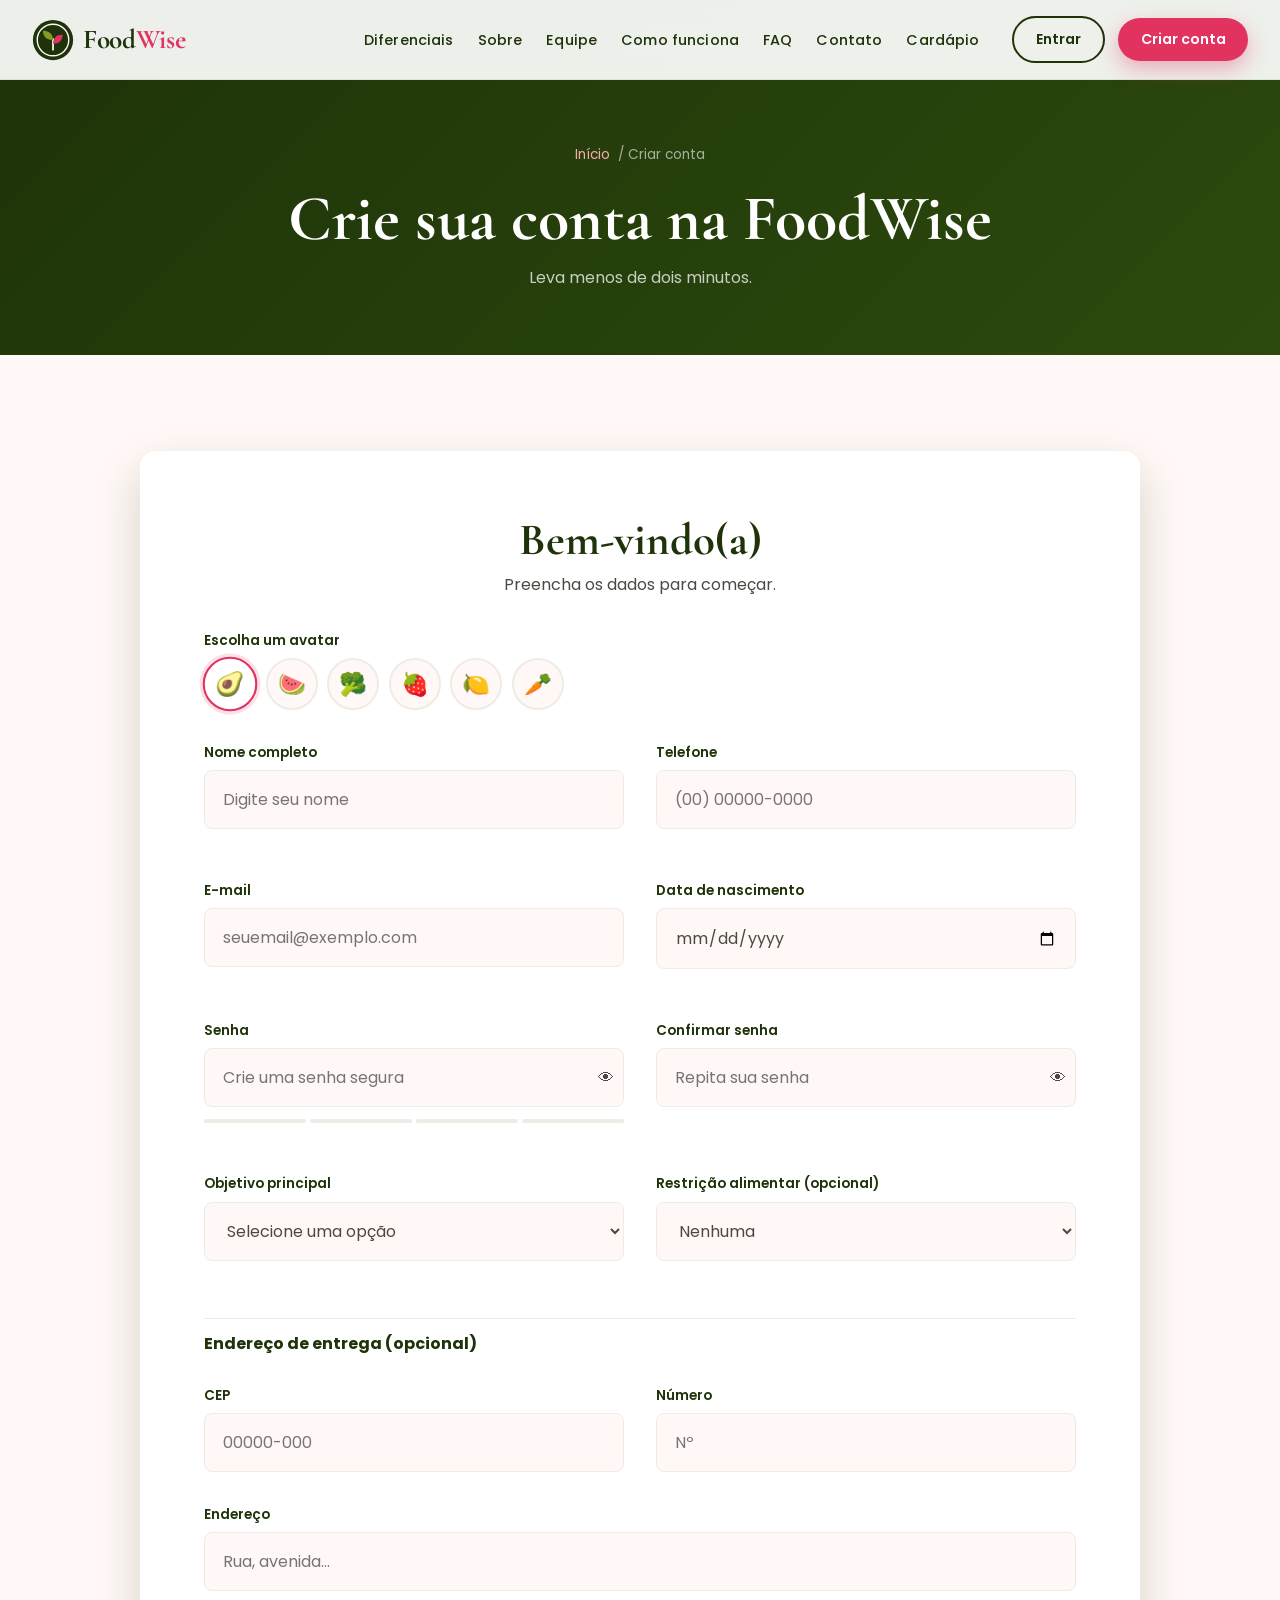
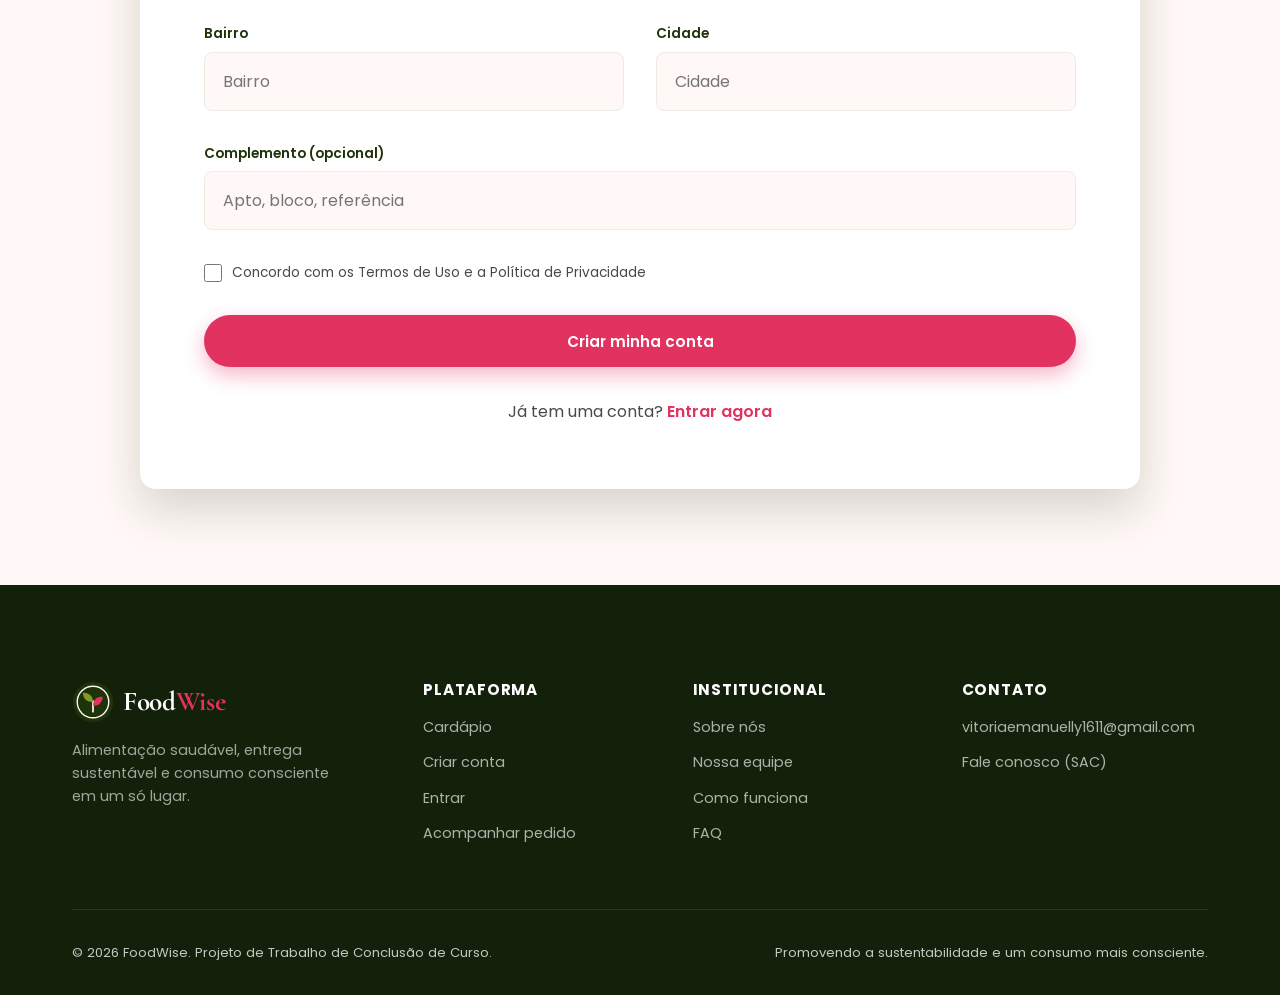
<file: cadastro.html>
<!DOCTYPE html>
<html lang="pt-BR">
<head>
  <meta charset="UTF-8" />
  <meta name="viewport" content="width=device-width, initial-scale=1.0, viewport-fit=cover" />
  <title>Criar conta | FoodWise</title>
  <meta name="description" content="Crie sua conta gratuita na FoodWise." />
  <link rel="icon" type="image/svg+xml" href="favicon.svg" />
  <link rel="manifest" href="manifest.json" />
  <link rel="apple-touch-icon" href="icones/icone-180.png" />
  <meta name="theme-color" content="#1E3309" />
  <link rel="stylesheet" href="css/style.css" />
  <link rel="stylesheet" href="css/profissional.css" />
</head>
<body>

  <div id="layout-cabecalho"></div>

  <main>
    <section class="cabecalho-pagina">
      <div class="container">
        <div class="trilha"><a href="index.html">Início</a> / Criar conta</div>
        <h1>Crie sua conta na FoodWise</h1>
        <p>Leva menos de dois minutos.</p>
      </div>
    </section>

    <section class="secao-auth">
      <div class="container">
        <div class="cartao-auth largo">
          <h2>Bem-vindo(a)</h2>
          <p>Preencha os dados para começar.</p>

          <form id="form-cadastro" class="formulario-auth" novalidate>

            <!-- Avatar -->
            <div class="campo">
              <label>Escolha um avatar</label>
              <div class="seletor-avatar">
                <button type="button" class="opcao-avatar selecionado" data-avatar="🥑" aria-label="Avatar abacate">🥑</button>
                <button type="button" class="opcao-avatar" data-avatar="🍉" aria-label="Avatar melancia">🍉</button>
                <button type="button" class="opcao-avatar" data-avatar="🥦" aria-label="Avatar brócolis">🥦</button>
                <button type="button" class="opcao-avatar" data-avatar="🍓" aria-label="Avatar morango">🍓</button>
                <button type="button" class="opcao-avatar" data-avatar="🍋" aria-label="Avatar limão">🍋</button>
                <button type="button" class="opcao-avatar" data-avatar="🥕" aria-label="Avatar cenoura">🥕</button>
              </div>
            </div>

            <!-- Dados pessoais -->
            <div class="linha-formulario">
              <div class="campo">
                <label for="nome">Nome completo</label>
                <input type="text" id="nome" placeholder="Digite seu nome" autocomplete="name" required />
                <span class="mensagem-erro"></span>
              </div>
              <div class="campo">
                <label for="telefone">Telefone</label>
                <input type="tel" id="telefone" placeholder="(00) 00000-0000" autocomplete="tel" required />
                <span class="mensagem-erro"></span>
              </div>
            </div>

            <div class="linha-formulario">
              <div class="campo">
                <label for="email-cadastro">E-mail</label>
                <input type="email" id="email-cadastro" placeholder="seuemail@exemplo.com" autocomplete="email" required />
                <span class="mensagem-erro"></span>
              </div>
              <div class="campo">
                <label for="data-nascimento">Data de nascimento</label>
                <input type="date" id="data-nascimento" autocomplete="bday" required />
                <span class="mensagem-erro"></span>
              </div>
            </div>

            <div class="linha-formulario">
              <div class="campo">
                <label for="senha">Senha</label>
                <input type="password" id="senha" placeholder="Crie uma senha segura" autocomplete="new-password" required />
                <div class="forca-senha"><span></span><span></span><span></span><span></span></div>
                <span class="mensagem-erro"></span>
              </div>
              <div class="campo">
                <label for="confirmar-senha">Confirmar senha</label>
                <input type="password" id="confirmar-senha" placeholder="Repita sua senha" autocomplete="new-password" required />
                <span class="mensagem-erro"></span>
              </div>
            </div>

            <!-- Preferências -->
            <div class="linha-formulario">
              <div class="campo">
                <label for="objetivo">Objetivo principal</label>
                <select id="objetivo" required>
                  <option value="">Selecione uma opção</option>
                  <option value="emagrecimento">Emagrecimento</option>
                  <option value="ganho-de-massa">Ganho de massa muscular</option>
                  <option value="alimentacao-equilibrada">Alimentação equilibrada</option>
                  <option value="performance">Performance esportiva</option>
                </select>
                <span class="mensagem-erro"></span>
              </div>
              <div class="campo">
                <label for="restricao">Restrição alimentar (opcional)</label>
                <select id="restricao">
                  <option value="nenhuma">Nenhuma</option>
                  <option value="vegetariano">Vegetariano</option>
                  <option value="vegano">Vegano</option>
                  <option value="sem-gluten">Sem glúten</option>
                  <option value="sem-lactose">Sem lactose</option>
                </select>
              </div>
            </div>

            <!-- Endereço -->
            <h3 class="subtitulo-formulario">Endereço de entrega (opcional)</h3>
            <div class="linha-formulario">
              <div class="campo">
                <label for="cep-cadastro">CEP</label>
                <input type="text" id="cep-cadastro" placeholder="00000-000" autocomplete="postal-code" />
              </div>
              <div class="campo">
                <label for="numero-cadastro">Número</label>
                <input type="text" id="numero-cadastro" placeholder="Nº" />
              </div>
            </div>
            <div class="campo">
              <label for="endereco-cadastro">Endereço</label>
              <input type="text" id="endereco-cadastro" placeholder="Rua, avenida..." />
            </div>
            <div class="linha-formulario">
              <div class="campo">
                <label for="bairro-cadastro">Bairro</label>
                <input type="text" id="bairro-cadastro" placeholder="Bairro" />
              </div>
              <div class="campo">
                <label for="cidade-cadastro">Cidade</label>
                <input type="text" id="cidade-cadastro" placeholder="Cidade" autocomplete="address-level2" />
              </div>
            </div>
            <div class="campo">
              <label for="complemento-cadastro">Complemento (opcional)</label>
              <input type="text" id="complemento-cadastro" placeholder="Apto, bloco, referência" />
            </div>

            <label class="campo-checkbox">
              <input type="checkbox" required />
              Concordo com os Termos de Uso e a Política de Privacidade
            </label>

            <button type="submit" class="botao botao-primario botao-bloco">Criar minha conta</button>
          </form>

          <p class="rodape-auth">Já tem uma conta? <a href="login.html">Entrar agora</a></p>
        </div>
      </div>
    </section>
  </main>

  <div id="layout-rodape"></div>
  <div id="layout-nav-mobile"></div>

  <script src="js/config.js"></script>
  <script src="js/util.js"></script>
  <script src="js/layout.js"></script>
  <script src="js/auth.js"></script>
  <script src="js/cardapio.js"></script>
  <script src="js/entrega.js"></script>
  <script src="js/pagamento.js"></script>
</body>
</html>
</file>
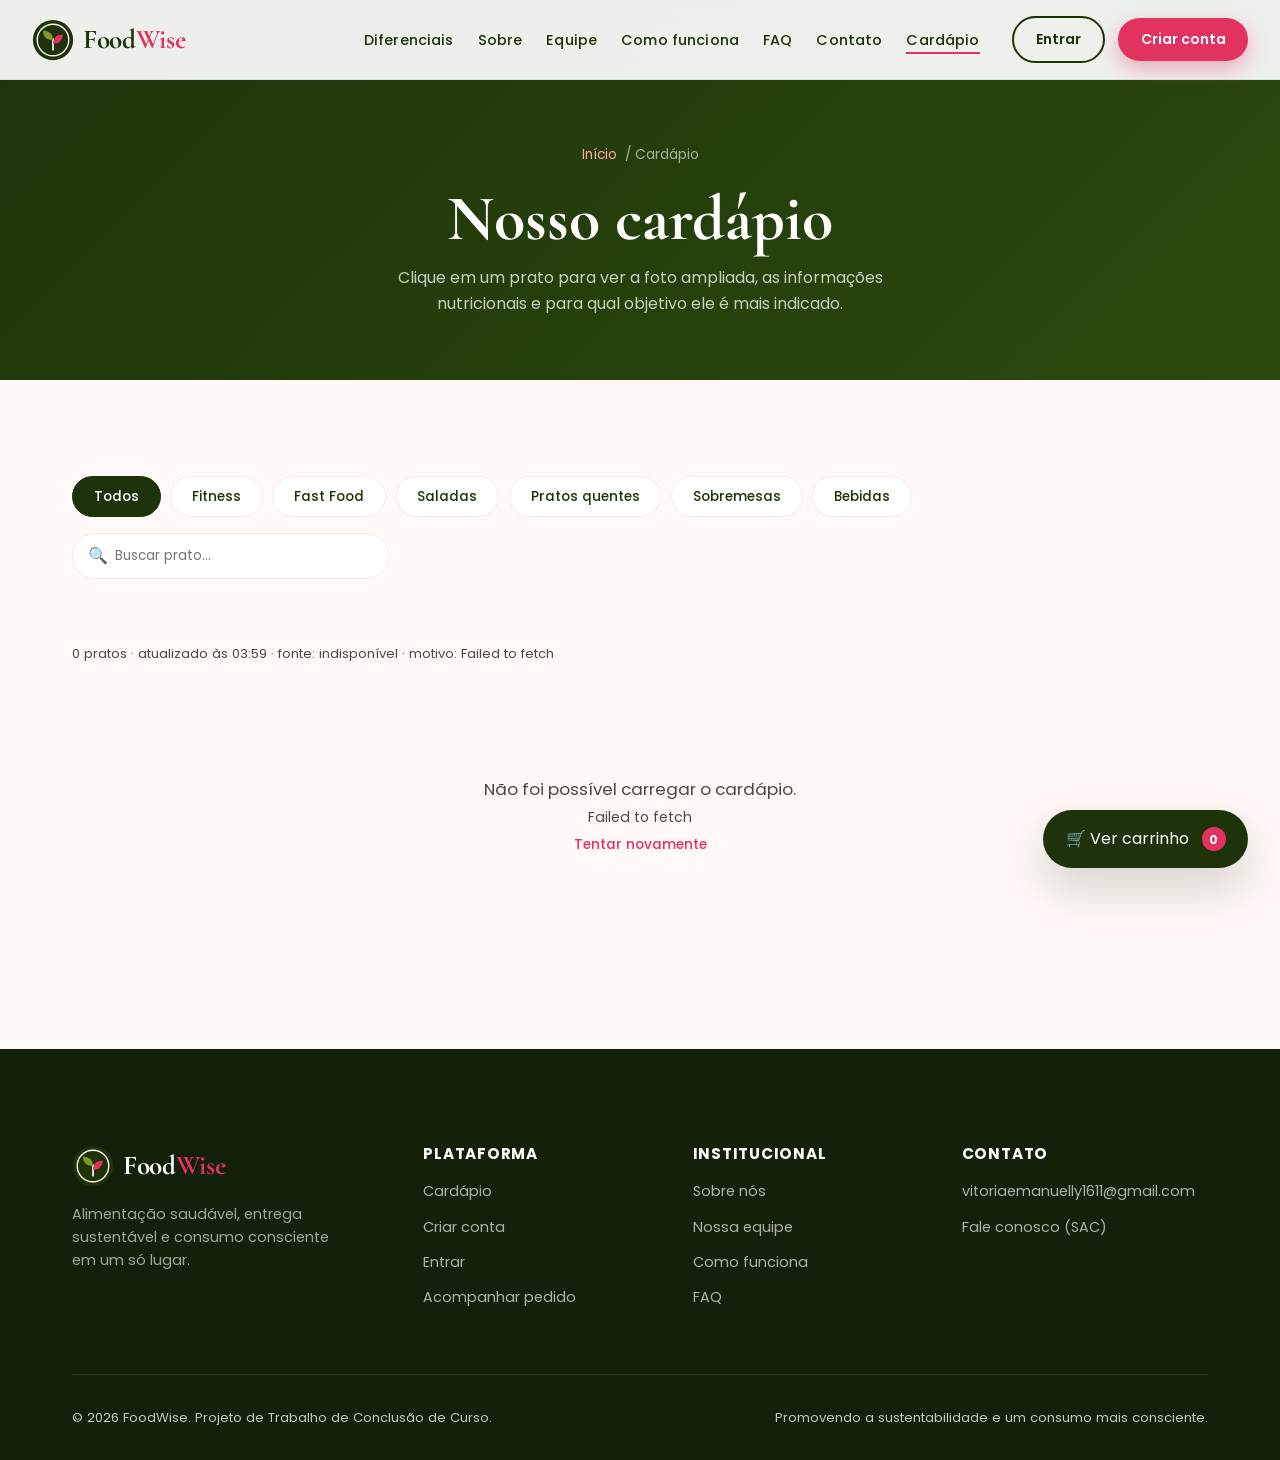
<file: cardapio.html>
<!DOCTYPE html>
<html lang="pt-BR">
<head>
  <meta charset="UTF-8" />
  <meta name="viewport" content="width=device-width, initial-scale=1.0, viewport-fit=cover" />
  <title>Cardápio | FoodWise</title>
  <meta name="description" content="Cardápio da FoodWise com informações nutricionais completas." />
  <link rel="icon" type="image/svg+xml" href="favicon.svg" />
  <link rel="manifest" href="manifest.json" />
  <meta name="theme-color" content="#1E3309" />
  <link rel="stylesheet" href="css/style.css" />
  <link rel="stylesheet" href="css/profissional.css" />
</head>
<body>

  <!-- Cabeçalho: montado pelo js/layout.js -->
  <div id="layout-cabecalho"></div>

  <main>
    <section class="cabecalho-pagina">
      <div class="container">
        <div class="trilha"><a href="index.html">Início</a> / Cardápio</div>
        <h1>Nosso cardápio</h1>
        <p>Clique em um prato para ver a foto ampliada, as informações nutricionais e para qual objetivo ele é mais indicado.</p>
      </div>
    </section>

    <section class="secao">
      <div class="container">

        <div class="barra-filtros">
          <div class="filtros-categoria">
            <button class="filtro-tag ativo" data-categoria="todos">Todos</button>
            <button class="filtro-tag" data-categoria="fitness">Fitness</button>
            <button class="filtro-tag" data-categoria="fast-food">Fast Food</button>
            <button class="filtro-tag" data-categoria="saladas">Saladas</button>
            <button class="filtro-tag" data-categoria="pratos-quentes">Pratos quentes</button>
            <button class="filtro-tag" data-categoria="sobremesas">Sobremesas</button>
            <button class="filtro-tag" data-categoria="bebidas">Bebidas</button>
          </div>
          <div class="busca-cardapio">
            <span class="icone-busca">🔍</span>
            <input type="text" id="busca-prato" placeholder="Buscar prato..." aria-label="Buscar prato" />
          </div>
        </div>

        <p class="status-cardapio" id="status-cardapio">Carregando cardápio...</p>

        <!-- Os pratos são inseridos aqui pelo js/cardapio.js, a partir do GitHub -->
        <div class="grade-cardapio" id="grade-cardapio">
          <p class="mensagem-vazia">Carregando cardápio...</p>
        </div>

      </div>
    </section>
  </main>

  <!-- Carrinho flutuante -->
  <div class="carrinho-flutuante">🛒 Ver carrinho <span class="contador">0</span></div>

  <!-- Rodapé e menu inferior: montados pelo js/layout.js -->
  <div id="layout-rodape"></div>
  <div id="layout-nav-mobile"></div>

  <script src="js/config.js"></script>
  <script src="js/util.js"></script>
  <script src="js/layout.js"></script>
  <script src="js/auth.js"></script>
  <script src="js/cardapio.js"></script>
  <script src="js/entrega.js"></script>
  <script src="js/pagamento.js"></script>
</body>
</html>
</file>
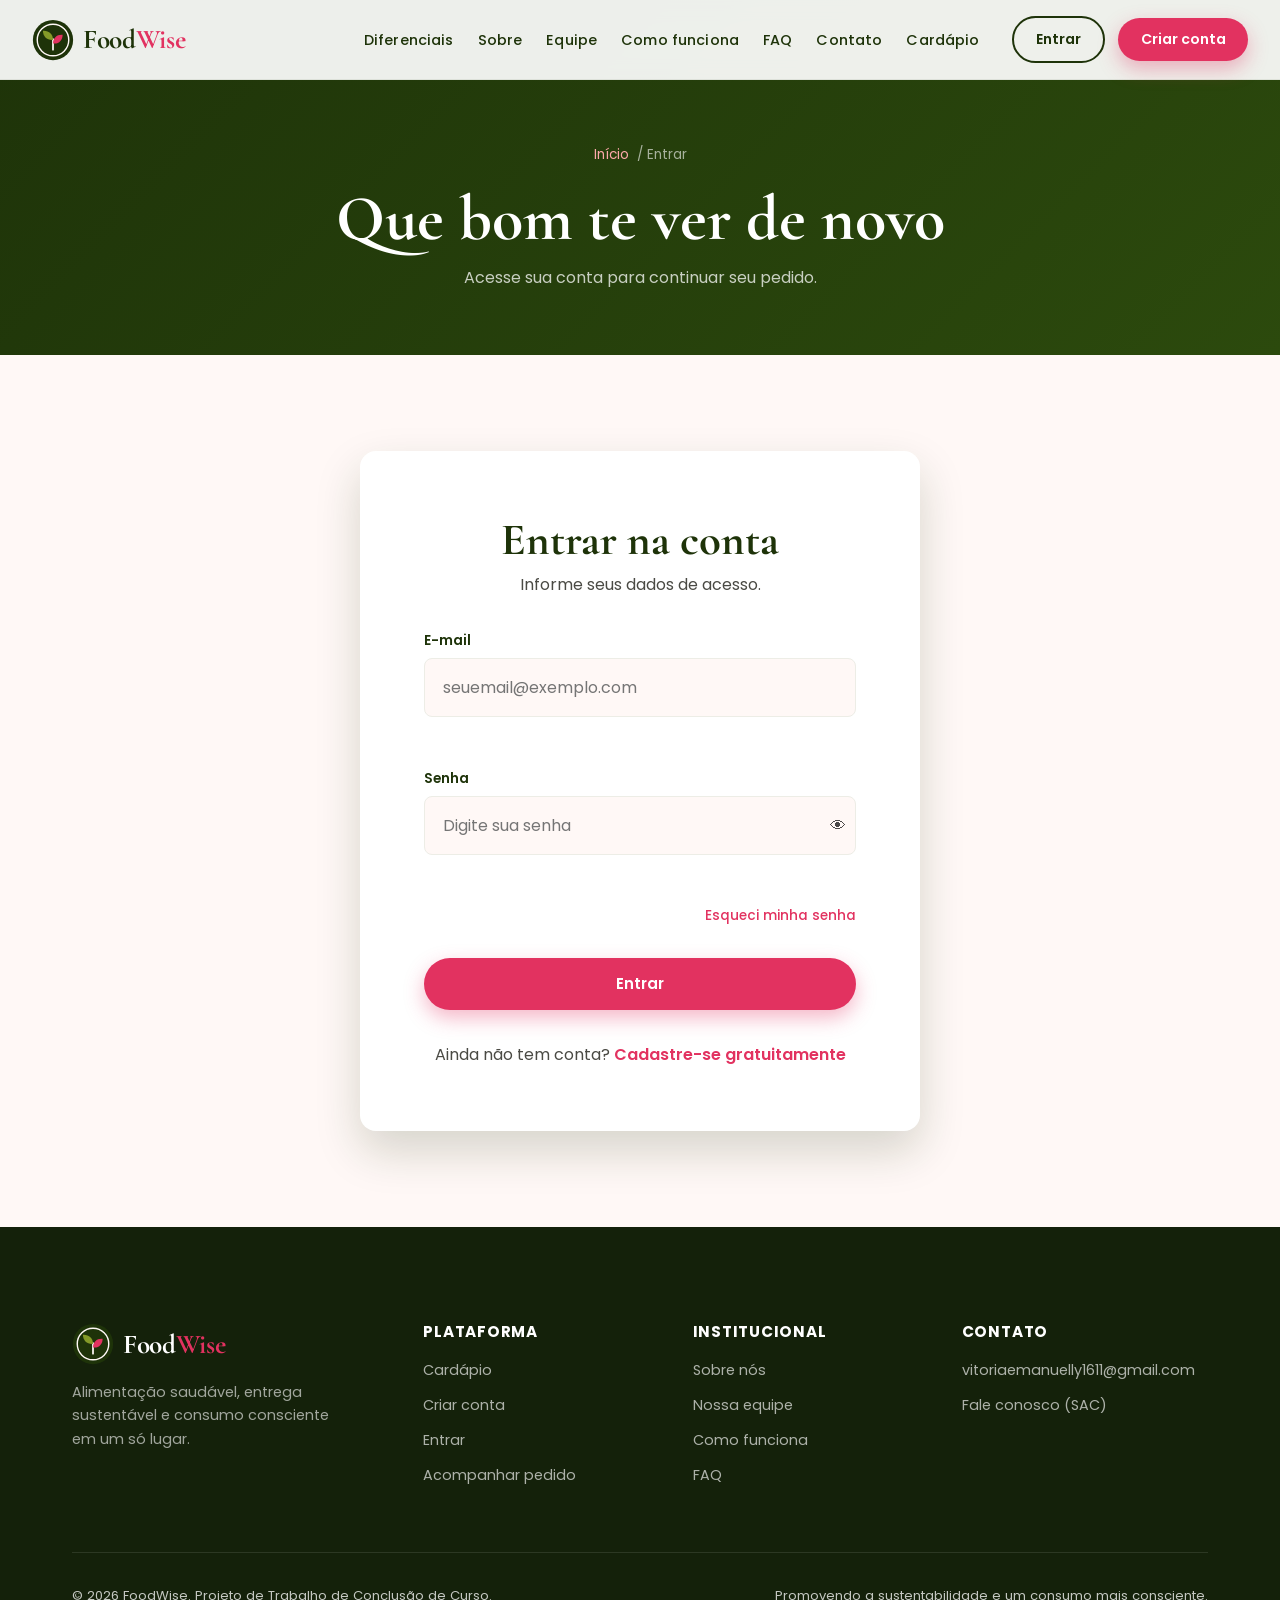
<file: login.html>
<!DOCTYPE html>
<html lang="pt-BR">
<head>
  <meta charset="UTF-8" />
  <meta name="viewport" content="width=device-width, initial-scale=1.0, viewport-fit=cover" />
  <title>Entrar | FoodWise</title>
  <meta name="description" content="Acesse sua conta FoodWise." />
  <link rel="icon" type="image/svg+xml" href="favicon.svg" />
  <link rel="manifest" href="manifest.json" />
  <link rel="apple-touch-icon" href="icones/icone-180.png" />
  <meta name="theme-color" content="#1E3309" />
  <link rel="stylesheet" href="css/style.css" />
  <link rel="stylesheet" href="css/profissional.css" />
</head>
<body>

  <div id="layout-cabecalho"></div>

  <main>
    <section class="cabecalho-pagina">
      <div class="container">
        <div class="trilha"><a href="index.html">Início</a> / Entrar</div>
        <h1>Que bom te ver de novo</h1>
        <p>Acesse sua conta para continuar seu pedido.</p>
      </div>
    </section>

    <section class="secao-auth">
      <div class="container">
        <div class="cartao-auth">
          <h2>Entrar na conta</h2>
          <p>Informe seus dados de acesso.</p>

          <form id="form-login" class="formulario-auth" novalidate>
            <div class="campo">
              <label for="email-login">E-mail</label>
              <input type="email" id="email-login" placeholder="seuemail@exemplo.com" autocomplete="email" required />
              <span class="mensagem-erro"></span>
            </div>
            <div class="campo">
              <label for="senha-login">Senha</label>
              <input type="password" id="senha-login" placeholder="Digite sua senha" autocomplete="current-password" required />
              <span class="mensagem-erro"></span>
            </div>
            <div class="linha-opcoes">
              <span></span>
              <button type="button" id="botao-abrir-recuperacao" class="link-como-botao">Esqueci minha senha</button>
            </div>
            <button type="submit" class="botao botao-primario botao-bloco">Entrar</button>
          </form>

          <div id="painel-recuperar-senha" class="painel-recuperar-senha">
            <p class="nota-recuperar-senha">Este projeto não tem servidor de e-mail: confirme o e-mail da conta e crie uma nova senha aqui mesmo.</p>
            <form id="form-recuperar-senha" class="formulario-auth" novalidate>
              <div class="campo">
                <label for="email-recuperar">E-mail da conta</label>
                <input type="email" id="email-recuperar" placeholder="seuemail@exemplo.com" required />
                <span class="mensagem-erro"></span>
              </div>
              <div class="campo">
                <label for="nova-senha">Nova senha</label>
                <input type="password" id="nova-senha" placeholder="Crie uma nova senha" autocomplete="new-password" required />
                <span class="mensagem-erro"></span>
              </div>
              <button type="submit" class="botao botao-secundario botao-bloco">Redefinir senha</button>
            </form>
          </div>

          <p class="rodape-auth">Ainda não tem conta? <a href="cadastro.html">Cadastre-se gratuitamente</a></p>
        </div>
      </div>
    </section>
  </main>

  <div id="layout-rodape"></div>
  <div id="layout-nav-mobile"></div>

  <script src="js/config.js"></script>
  <script src="js/util.js"></script>
  <script src="js/layout.js"></script>
  <script src="js/auth.js"></script>
  <script src="js/cardapio.js"></script>
  <script src="js/entrega.js"></script>
  <script src="js/pagamento.js"></script>
</body>
</html>
</file>
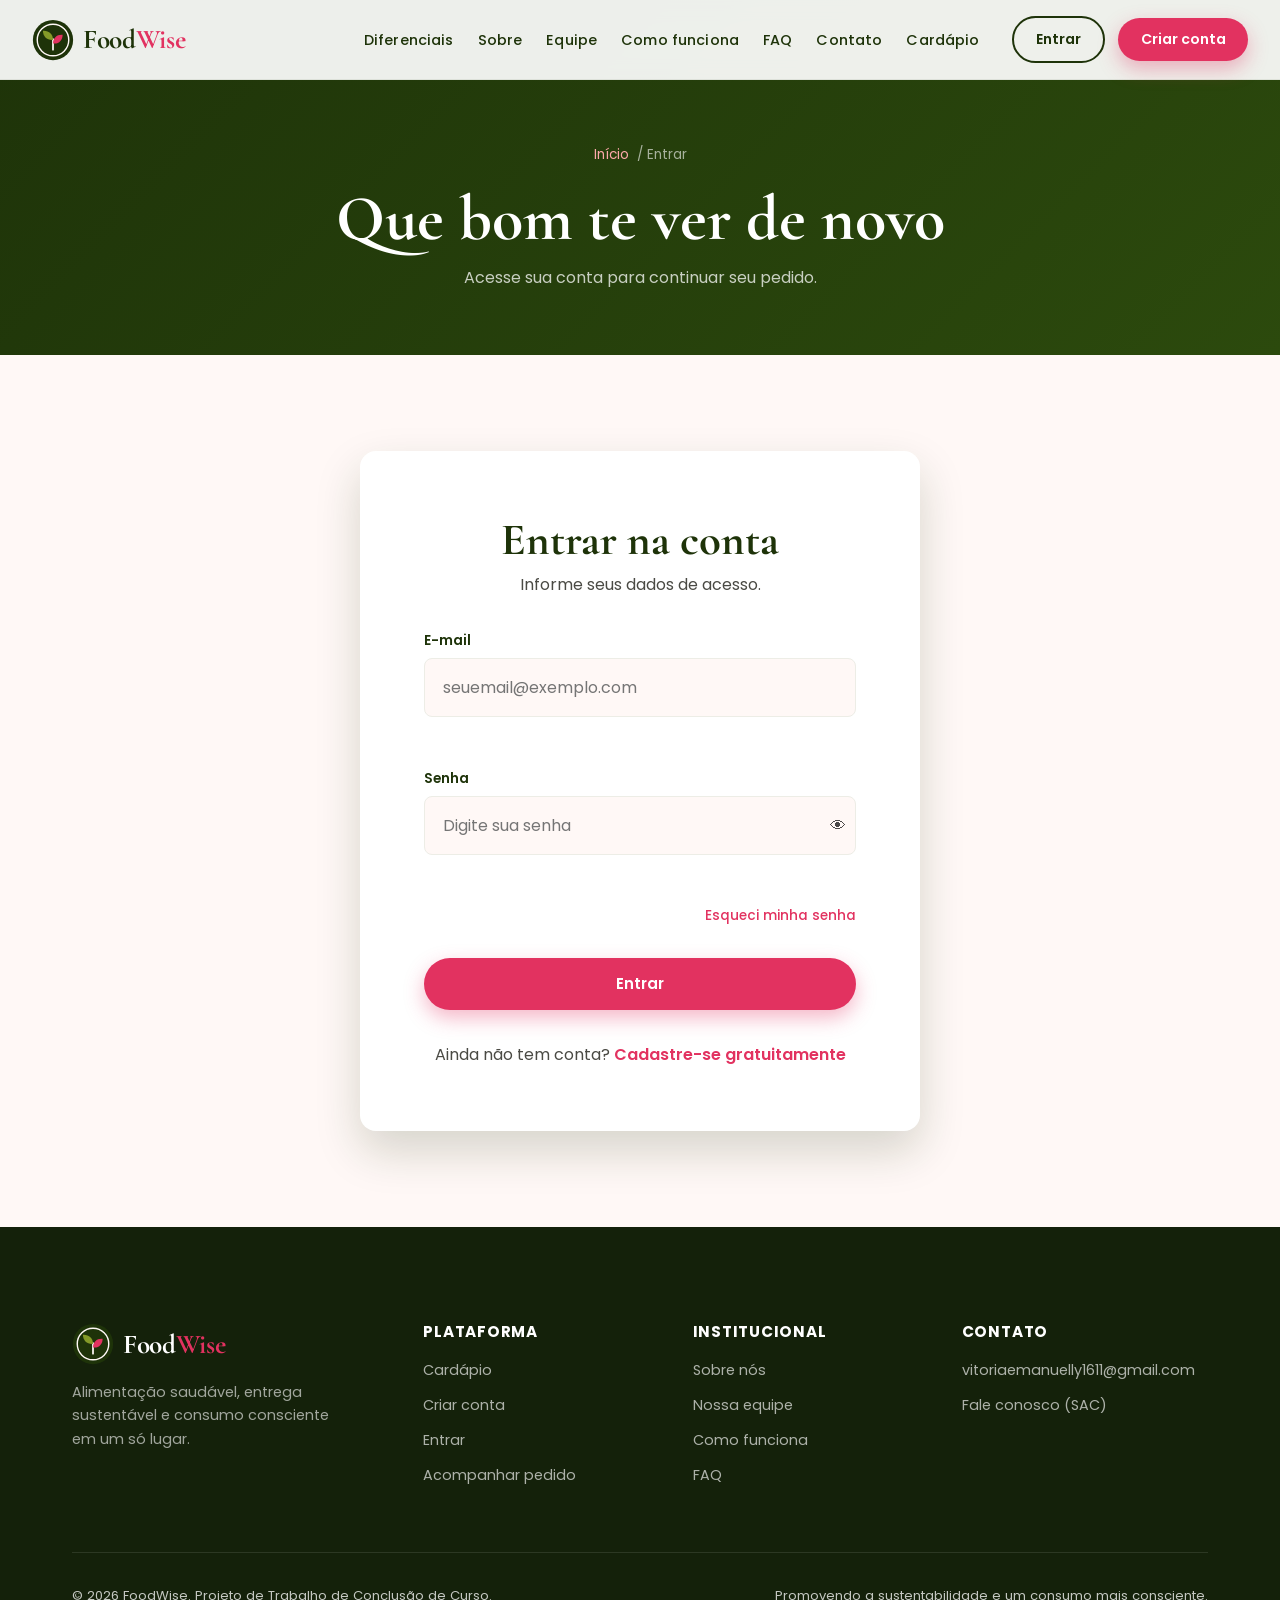
<file: minha-conta.html>
<!DOCTYPE html>
<html lang="pt-BR">
<head>
  <meta charset="UTF-8" />
  <meta name="viewport" content="width=device-width, initial-scale=1.0, viewport-fit=cover" />
  <title>Minha conta | FoodWise</title>
  <meta name="description" content="Gerencie seus dados, limite de gastos e pedidos." />
  <link rel="icon" type="image/svg+xml" href="favicon.svg" />
  <link rel="manifest" href="manifest.json" />
  <link rel="apple-touch-icon" href="icones/icone-180.png" />
  <meta name="theme-color" content="#1E3309" />
  <link rel="stylesheet" href="css/style.css" />
  <link rel="stylesheet" href="css/profissional.css" />
</head>
<body>

  <div id="layout-cabecalho"></div>

  <main>
    <section class="cabecalho-pagina">
      <div class="container">
        <div class="trilha"><a href="index.html">Início</a> / Minha conta</div>
        <h1>Minha conta</h1>
        <p>Atualize seus dados, defina seu limite de gastos e veja seus pedidos.</p>
      </div>
    </section>

    <section class="secao-auth">
      <div class="container">
        <div class="cartao-auth largo">
          <h2>Seus dados</h2>
          <p>As alterações são salvas no seu navegador.</p>

          <form id="form-minha-conta" class="formulario-auth" novalidate>

            <div class="campo">
              <label>Avatar</label>
              <div class="seletor-avatar">
                <button type="button" class="opcao-avatar" data-avatar="🥑" aria-label="Avatar abacate">🥑</button>
                <button type="button" class="opcao-avatar" data-avatar="🍉" aria-label="Avatar melancia">🍉</button>
                <button type="button" class="opcao-avatar" data-avatar="🥦" aria-label="Avatar brócolis">🥦</button>
                <button type="button" class="opcao-avatar" data-avatar="🍓" aria-label="Avatar morango">🍓</button>
                <button type="button" class="opcao-avatar" data-avatar="🍋" aria-label="Avatar limão">🍋</button>
                <button type="button" class="opcao-avatar" data-avatar="🥕" aria-label="Avatar cenoura">🥕</button>
              </div>
            </div>

            <div class="linha-formulario">
              <div class="campo">
                <label for="nome-conta">Nome completo</label>
                <input type="text" id="nome-conta" autocomplete="name" required />
                <span class="mensagem-erro"></span>
              </div>
              <div class="campo">
                <label for="telefone-conta">Telefone</label>
                <input type="tel" id="telefone-conta" autocomplete="tel" required />
                <span class="mensagem-erro"></span>
              </div>
            </div>

            <div class="linha-formulario">
              <div class="campo">
                <label for="email-conta">E-mail</label>
                <input type="email" id="email-conta" disabled />
                <span class="dica-campo">O e-mail identifica sua conta e não pode ser alterado.</span>
              </div>
              <div class="campo">
                <label for="data-nascimento-conta">Data de nascimento</label>
                <input type="date" id="data-nascimento-conta" required />
                <span class="mensagem-erro"></span>
              </div>
            </div>

            <div class="linha-formulario">
              <div class="campo">
                <label for="objetivo-conta">Objetivo principal</label>
                <select id="objetivo-conta" required>
                  <option value="">Selecione uma opção</option>
                  <option value="emagrecimento">Emagrecimento</option>
                  <option value="ganho-de-massa">Ganho de massa muscular</option>
                  <option value="alimentacao-equilibrada">Alimentação equilibrada</option>
                  <option value="performance">Performance esportiva</option>
                </select>
                <span class="mensagem-erro"></span>
              </div>
              <div class="campo">
                <label for="restricao-conta">Restrição alimentar</label>
                <select id="restricao-conta">
                  <option value="nenhuma">Nenhuma</option>
                  <option value="vegetariano">Vegetariano</option>
                  <option value="vegano">Vegano</option>
                  <option value="sem-gluten">Sem glúten</option>
                  <option value="sem-lactose">Sem lactose</option>
                </select>
              </div>
            </div>

            <h3 class="subtitulo-formulario">Endereço de entrega</h3>
            <div class="linha-formulario">
              <div class="campo">
                <label for="cep-conta">CEP</label>
                <input type="text" id="cep-conta" placeholder="00000-000" autocomplete="postal-code" />
              </div>
              <div class="campo">
                <label for="numero-conta">Número</label>
                <input type="text" id="numero-conta" placeholder="Nº" />
              </div>
            </div>
            <div class="campo">
              <label for="endereco-conta">Endereço</label>
              <input type="text" id="endereco-conta" placeholder="Rua, avenida..." />
            </div>
            <div class="linha-formulario">
              <div class="campo">
                <label for="bairro-conta">Bairro</label>
                <input type="text" id="bairro-conta" placeholder="Bairro" />
              </div>
              <div class="campo">
                <label for="cidade-conta">Cidade</label>
                <input type="text" id="cidade-conta" placeholder="Cidade" autocomplete="address-level2" />
              </div>
            </div>
            <div class="campo">
              <label for="complemento-conta">Complemento (opcional)</label>
              <input type="text" id="complemento-conta" placeholder="Apto, bloco, referência" />
            </div>

            <!-- Alerta de gastos -->
            <h3 class="subtitulo-formulario">💰 Alerta de gastos</h3>
            <p class="dica-campo">Defina quanto quer gastar e avisamos quando você se aproximar do limite.</p>
            <div class="linha-formulario">
              <div class="campo">
                <label for="limite-periodo">Período</label>
                <select id="limite-periodo">
                  <option value="mes">Mensal</option>
                  <option value="semana">Semanal</option>
                </select>
              </div>
              <div class="campo">
                <label for="limite-valor">Limite (R$)</label>
                <input type="number" id="limite-valor" min="0" step="1" placeholder="Ex.: 300" />
              </div>
            </div>
            <div>
              <p id="status-gastos" class="dica-campo"></p>
              <div class="barra-gastos"><div class="barra-gastos-preench" id="barra-gastos"></div></div>
            </div>

            <!-- Cashback -->
            <h3 class="subtitulo-formulario">🌱 Cashback acumulado</h3>
            <p><span class="saldo-cashback" id="saldo-cashback">R$ 0,00</span></p>
            <p class="dica-campo">Ganho ao escolher a entrega de bicicleta. Você pode usar o saldo no pagamento.</p>

            <!-- Pedidos -->
            <h3 class="subtitulo-formulario">🧾 Meus últimos pedidos</h3>
            <div id="lista-pedidos"></div>

            <div class="linha-acoes-conta">
              <button type="submit" class="botao botao-primario">Salvar alterações</button>
              <button type="button" id="botao-sair-conta" class="botao botao-secundario">Sair da conta</button>
            </div>
            <div id="aviso-conta-salva" class="aviso-conta-salva">✓ Dados atualizados com sucesso.</div>
          </form>
        </div>
      </div>
    </section>
  </main>

  <div id="layout-rodape"></div>
  <div id="layout-nav-mobile"></div>

  <script src="js/config.js"></script>
  <script src="js/util.js"></script>
  <script src="js/layout.js"></script>
  <script src="js/auth.js"></script>
  <script src="js/cardapio.js"></script>
  <script src="js/entrega.js"></script>
  <script src="js/pagamento.js"></script>
</body>
</html>
</file>
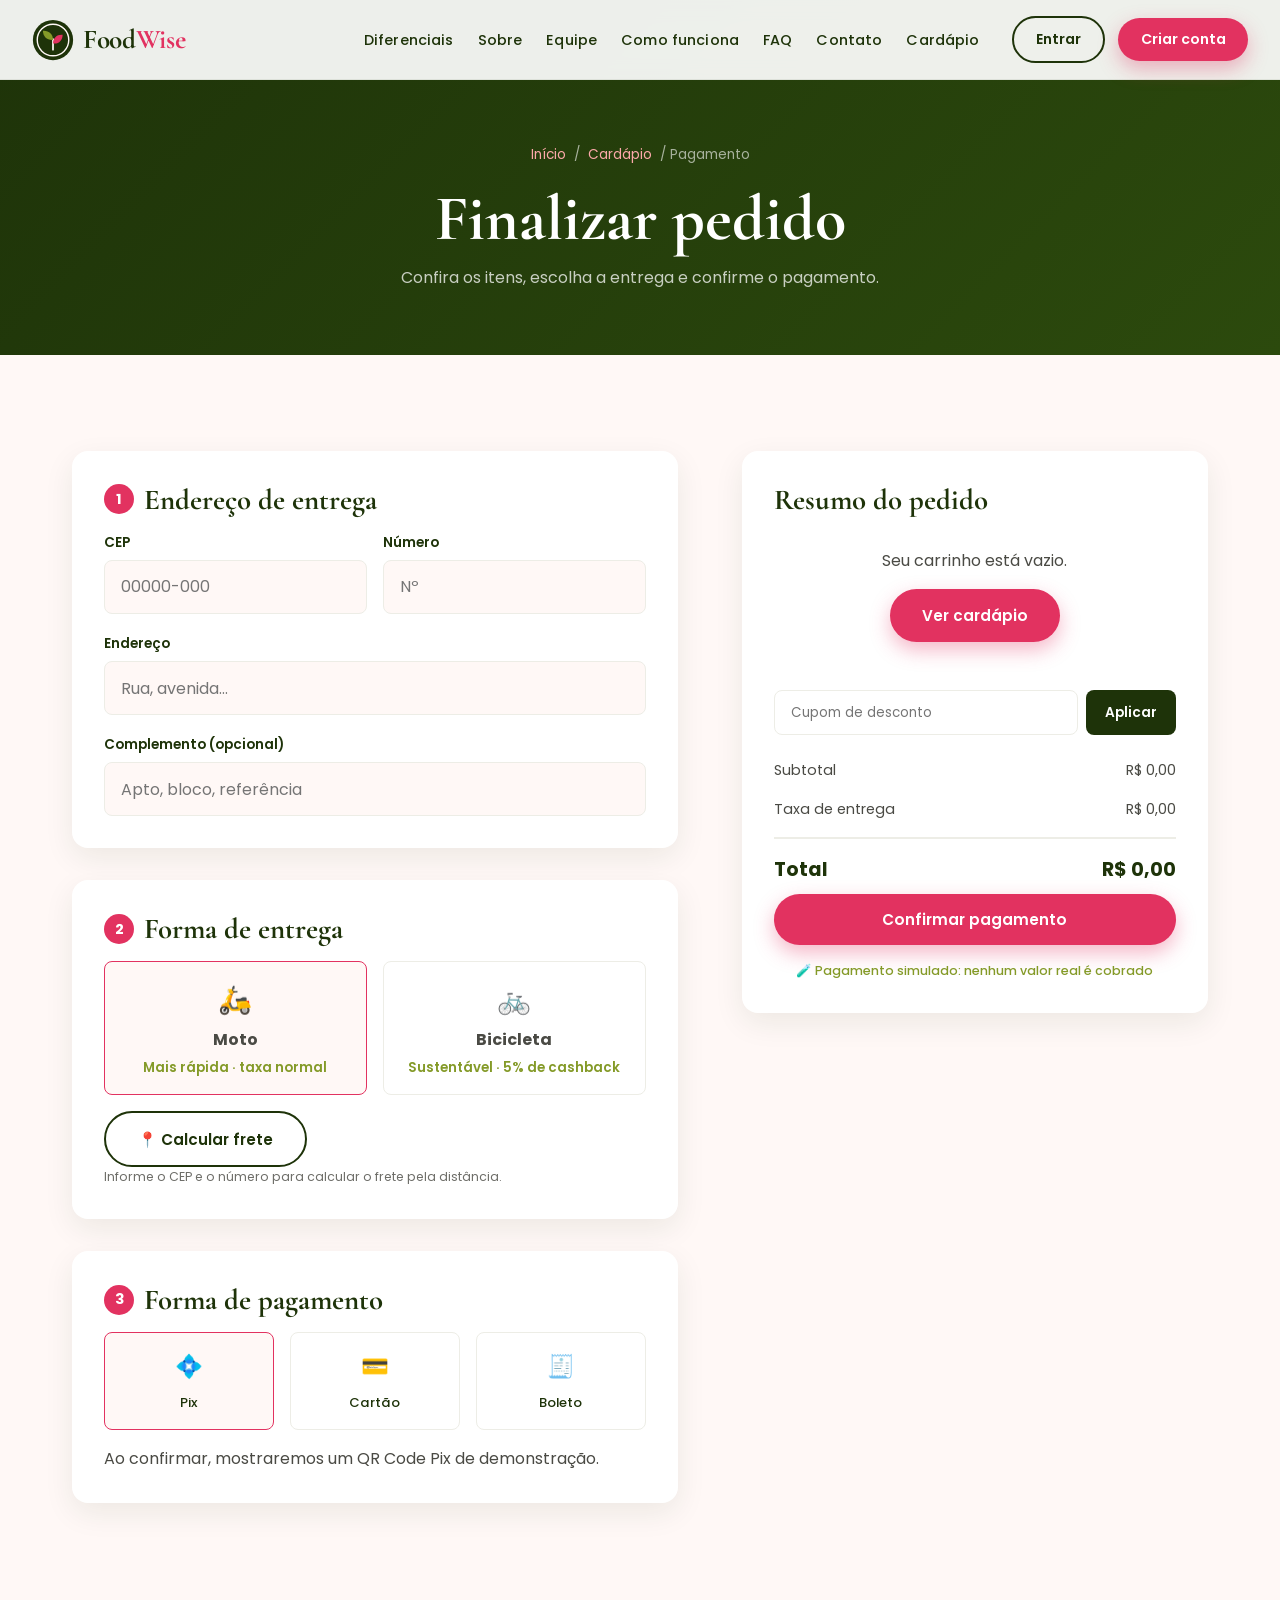
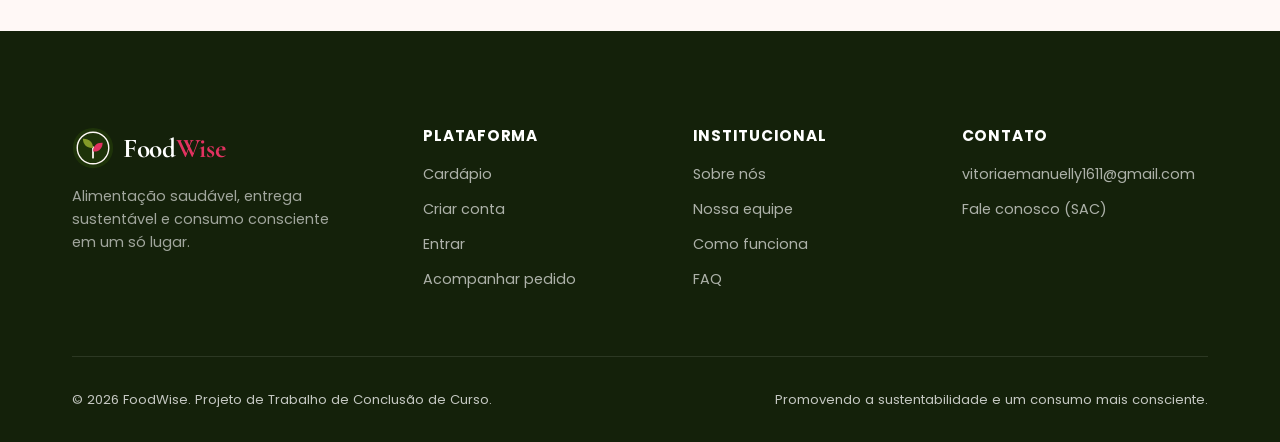
<file: pagamento.html>
<!DOCTYPE html>
<html lang="pt-BR">
<head>
  <meta charset="UTF-8" />
  <meta name="viewport" content="width=device-width, initial-scale=1.0, viewport-fit=cover" />
  <title>Pagamento | FoodWise</title>
  <meta name="description" content="Finalize seu pedido: endereço, forma de entrega e pagamento." />
  <link rel="icon" type="image/svg+xml" href="favicon.svg" />
  <link rel="manifest" href="manifest.json" />
  <link rel="apple-touch-icon" href="icones/icone-180.png" />
  <meta name="theme-color" content="#1E3309" />
  <link rel="stylesheet" href="css/style.css" />
  <link rel="stylesheet" href="css/profissional.css" />
</head>
<body>

  <div id="layout-cabecalho"></div>

  <main>
    <section class="cabecalho-pagina">
      <div class="container">
        <div class="trilha"><a href="index.html">Início</a> / <a href="cardapio.html">Cardápio</a> / Pagamento</div>
        <h1>Finalizar pedido</h1>
        <p>Confira os itens, escolha a entrega e confirme o pagamento.</p>
      </div>
    </section>

    <section class="secao">
      <div class="container">
        <form id="form-pagamento" class="grade-pagamento" novalidate>

          <div class="coluna-formulario-pagamento">

            <!-- 1. Endereço -->
            <div class="bloco-pagamento">
              <h3><span class="numero-bloco">1</span> Endereço de entrega</h3>
              <div class="linha-formulario">
                <div class="campo">
                  <label for="cep">CEP</label>
                  <input type="text" id="cep" placeholder="00000-000" required />
                  <span class="mensagem-erro"></span>
                </div>
                <div class="campo">
                  <label for="numero-casa">Número</label>
                  <input type="text" id="numero-casa" placeholder="Nº" required />
                  <span class="mensagem-erro"></span>
                </div>
              </div>
              <div class="campo">
                <label for="endereco">Endereço</label>
                <input type="text" id="endereco" placeholder="Rua, avenida..." required />
                <span class="mensagem-erro"></span>
              </div>
              <div class="campo">
                <label for="complemento">Complemento (opcional)</label>
                <input type="text" id="complemento" placeholder="Apto, bloco, referência" />
              </div>
            </div>

            <!-- 2. Forma de entrega -->
            <div class="bloco-pagamento">
              <h3><span class="numero-bloco">2</span> Forma de entrega</h3>
              <div class="opcoes-entrega">
                <label class="opcao-entrega selecionada" data-modo="moto">
                  <input type="radio" name="modo-entrega" value="moto" checked />
                  <span class="icone">🛵</span><strong>Moto</strong><small>Mais rápida · taxa normal</small>
                </label>
                <label class="opcao-entrega" data-modo="bicicleta">
                  <input type="radio" name="modo-entrega" value="bicicleta" />
                  <span class="icone">🚲</span><strong>Bicicleta</strong><small>Sustentável · 5% de cashback</small>
                </label>
              </div>
              <button type="button" class="botao botao-secundario" id="botao-calcular-frete">📍 Calcular frete</button>
              <p class="dica-campo" id="info-frete">Informe o CEP e o número para calcular o frete pela distância.</p>
            </div>

            <!-- 3. Forma de pagamento -->
            <div class="bloco-pagamento">
              <h3><span class="numero-bloco">3</span> Forma de pagamento</h3>
              <div class="opcoes-pagamento">
                <div class="opcao-pagamento selecionada" data-forma="pix"><span class="icone">💠</span><span>Pix</span></div>
                <div class="opcao-pagamento" data-forma="cartao"><span class="icone">💳</span><span>Cartão</span></div>
                <div class="opcao-pagamento" data-forma="boleto"><span class="icone">🧾</span><span>Boleto</span></div>
              </div>

              <div class="conteudo-pagamento-forma ativo" data-forma="pix">
                <p>Ao confirmar, mostraremos um QR Code Pix de demonstração.</p>
              </div>

              <div class="conteudo-pagamento-forma" data-forma="cartao">
                <div class="campo">
                  <label for="numero-cartao">Número do cartão</label>
                  <input type="text" id="numero-cartao" placeholder="0000 0000 0000 0000" inputmode="numeric" />
                  <span class="mensagem-erro"></span>
                </div>
                <div class="campo">
                  <label for="nome-cartao">Nome impresso no cartão</label>
                  <input type="text" id="nome-cartao" placeholder="Como está no cartão" />
                  <span class="mensagem-erro"></span>
                </div>
                <div class="linha-formulario">
                  <div class="campo">
                    <label for="validade-cartao">Validade</label>
                    <input type="text" id="validade-cartao" placeholder="MM/AA" inputmode="numeric" />
                    <span class="mensagem-erro"></span>
                  </div>
                  <div class="campo">
                    <label for="cvv-cartao">CVV</label>
                    <input type="text" id="cvv-cartao" placeholder="000" maxlength="3" inputmode="numeric" />
                    <span class="mensagem-erro"></span>
                  </div>
                </div>
              </div>

              <div class="conteudo-pagamento-forma" data-forma="boleto">
                <p>Ao confirmar, mostraremos um boleto de demonstração.</p>
              </div>
            </div>
          </div>

          <!-- Resumo -->
          <aside class="resumo-pedido">
            <h3>Resumo do pedido</h3>
            <div id="lista-itens-resumo"><p class="mensagem-vazia">Carregando carrinho...</p></div>

            <div class="cupom">
              <input type="text" id="campo-cupom" placeholder="Cupom de desconto" aria-label="Cupom de desconto" />
              <button type="button" id="botao-cupom">Aplicar</button>
            </div>

            <div class="bloco-cashback" id="bloco-cashback" hidden>
              <label class="campo-checkbox">
                <input type="checkbox" id="usar-cashback" />
                Usar meu cashback (<strong id="saldo-disponivel">R$ 0,00</strong>)
              </label>
            </div>

            <div class="linha-total"><span>Subtotal</span><span id="valor-subtotal">R$ 0,00</span></div>
            <div class="linha-total"><span>Taxa de entrega</span><span id="valor-taxa">R$ 0,00</span></div>
            <div class="linha-total" id="linha-cupom" hidden><span>Cupom (FOODWISE10)</span><span class="valor"></span></div>
            <div class="linha-total" id="linha-cashback-usado" hidden><span>Cashback utilizado</span><span class="valor"></span></div>
            <div class="linha-total" id="linha-cashback-ganho" hidden><span>🌱 Cashback que você ganha</span><span class="valor"></span></div>
            <div class="linha-total total-final"><span>Total</span><span id="valor-total-final">R$ 0,00</span></div>

            <div id="aviso-gastos" class="aviso" hidden></div>

            <button type="submit" id="botao-finalizar-pagamento" class="botao botao-primario botao-bloco">Confirmar pagamento</button>
            <div class="selo-seguranca">🧪 Pagamento simulado: nenhum valor real é cobrado</div>
          </aside>

        </form>
      </div>
    </section>
  </main>

  <div id="layout-rodape"></div>
  <div id="layout-nav-mobile"></div>

  <script src="js/config.js"></script>
  <script src="js/util.js"></script>
  <script src="js/layout.js"></script>
  <script src="js/auth.js"></script>
  <script src="js/cardapio.js"></script>
  <script src="js/entrega.js"></script>
  <script src="js/pagamento.js"></script>
</body>
</html>
</file>
<file: css/style.css>
/* ==========================================================================
   FOODWISE — FOLHA DE ESTILOS PRINCIPAL
   Projeto de TCC — HTML5 + CSS3 + JavaScript
   ========================================================================== */

/* ---------- IMPORTAÇÃO DE FONTES ---------- */
@import url('https://fonts.googleapis.com/css2?family=Poppins:wght@300;400;500;600;700;800&family=Cormorant+Garamond:ital,wght@0,400;0,500;0,600;0,700;1,500&display=swap');

/* ---------- VARIÁVEIS GLOBAIS (DESIGN TOKENS) ---------- */
:root {
  /* Paleta de cores oficial do projeto */
  --verde-escuro: #1E3309;   /* cor primária — textos fortes, header, rodapé */
  --verde-oliva: #849A28;    /* cor secundária — detalhes, ícones, tags */
  --rosa-forte: #E23260;     /* cor de destaque — CTAs, botões principais */
  --rosa-medio: #F2678E;     /* cor de apoio — hover, gradientes */
  --rosa-claro: #FCA9AA;     /* cor suave — fundos, badges, ilustrações */

  /* Tons neutros auxiliares (derivados da paleta, não fogem do conceito) */
  --branco: #FFFFFF;
  --creme: #FFF8F6;
  --cinza-texto: #4A4A44;
  --cinza-claro: #EDEDE6;
  --preto-suave: #14210A;

  /* Tipografia */
  --fonte-titulo: 'Cormorant Garamond', serif;
  --fonte-corpo: 'Poppins', sans-serif;

  /* Espaçamentos */
  --espaco-xs: 0.5rem;
  --espaco-sm: 1rem;
  --espaco-md: 2rem;
  --espaco-lg: 4rem;
  --espaco-xl: 6rem;

  /* Layout */
  --largura-max: 1200px;
  --raio-borda: 16px;
  --raio-borda-sm: 8px;
  --sombra-suave: 0 10px 30px rgba(30, 51, 9, 0.08);
  --sombra-forte: 0 20px 45px rgba(30, 51, 9, 0.18);
  --transicao: all 0.3s ease;
}

/* ---------- RESET E BASE ---------- */
* {
  margin: 0;
  padding: 0;
  box-sizing: border-box;
}

html {
  scroll-behavior: smooth;
  font-size: 100%;
}

body {
  font-family: var(--fonte-corpo);
  color: var(--cinza-texto);
  background-color: var(--creme);
  line-height: 1.6;
  overflow-x: hidden;
  -webkit-tap-highlight-color: transparent;
  scroll-behavior: smooth;
  animation: entrada-suave 0.35s ease both;
}

@keyframes entrada-suave {
  from { opacity: 0; }
  to { opacity: 1; }
}

a, button {
  touch-action: manipulation;
}

.botao,
.botao-adicionar,
.filtro-tag,
.opcao-avatar,
.botao-qtd,
.opcao-pagamento,
.nav-mobile-inferior a {
  transition: var(--transicao), transform 0.12s ease;
}

.botao:active,
.botao-adicionar:active,
.filtro-tag:active,
.opcao-avatar:active,
.botao-qtd:active,
.nav-mobile-inferior a:active {
  transform: scale(0.94);
}

img {
  max-width: 100%;
  display: block;
}

a {
  text-decoration: none;
  color: inherit;
}

ul {
  list-style: none;
}

button {
  font-family: var(--fonte-corpo);
  cursor: pointer;
  border: none;
  background: none;
}

input,
select,
textarea {
  font-family: var(--fonte-corpo);
}

/* Respeita usuários que preferem menos movimento */
@media (prefers-reduced-motion: reduce) {
  * {
    animation: none !important;
    transition: none !important;
    scroll-behavior: auto !important;
  }
}

/* Foco visível para acessibilidade (navegação por teclado) */
a:focus-visible,
button:focus-visible,
input:focus-visible,
select:focus-visible,
textarea:focus-visible {
  outline: 3px solid var(--rosa-medio);
  outline-offset: 3px;
}

/* ---------- TIPOGRAFIA GERAL ---------- */
h1, h2, h3, h4 {
  font-family: var(--fonte-titulo);
  color: var(--verde-escuro);
  font-weight: 700;
  line-height: 1.15;
}

h1 { font-size: clamp(2.4rem, 5vw, 4rem); }
h2 { font-size: clamp(2rem, 4vw, 2.8rem); }
h3 { font-size: clamp(1.4rem, 3vw, 1.8rem); }

p {
  font-size: 1rem;
  color: var(--cinza-texto);
}

.eyebrow {
  font-family: var(--fonte-corpo);
  font-weight: 600;
  font-size: 0.8rem;
  letter-spacing: 0.15em;
  text-transform: uppercase;
  color: var(--rosa-forte);
  display: inline-block;
  margin-bottom: var(--espaco-xs);
}

/* ---------- LAYOUT / CONTAINER ---------- */
.container {
  width: 100%;
  max-width: var(--largura-max);
  margin: 0 auto;
  padding: 0 var(--espaco-md);
}

.secao {
  padding: var(--espaco-xl) 0;
}

.secao-titulo {
  text-align: center;
  max-width: 700px;
  margin: 0 auto var(--espaco-lg) auto;
}

.secao-titulo p {
  margin-top: var(--espaco-sm);
  font-size: 1.05rem;
}

/* Fundo alternado entre seções para dar ritmo visual */
.fundo-claro { background-color: var(--branco); }
.fundo-verde {
  background-color: var(--verde-escuro);
  color: var(--branco);
}
.fundo-verde h2,
.fundo-verde h3 { color: var(--branco); }
.fundo-verde p { color: rgba(255,255,255,0.8); }

/* ---------- BOTÕES ---------- */
.botao {
  display: inline-flex;
  align-items: center;
  justify-content: center;
  gap: 0.5rem;
  padding: 0.9rem 2rem;
  border-radius: 50px;
  font-weight: 600;
  font-size: 0.95rem;
  transition: var(--transicao);
  white-space: nowrap;
}

.botao-primario {
  background-color: var(--rosa-forte);
  color: var(--branco);
  box-shadow: 0 8px 20px rgba(226, 50, 96, 0.35);
}

.botao-primario:hover {
  background-color: var(--rosa-medio);
  transform: translateY(-3px);
  box-shadow: 0 12px 25px rgba(226, 50, 96, 0.45);
}

.botao-secundario {
  background-color: transparent;
  color: var(--verde-escuro);
  border: 2px solid var(--verde-escuro);
}

.botao-secundario:hover {
  background-color: var(--verde-escuro);
  color: var(--branco);
}

.fundo-verde .botao-secundario {
  color: var(--branco);
  border-color: var(--branco);
}

.fundo-verde .botao-secundario:hover {
  background-color: var(--branco);
  color: var(--verde-escuro);
}

.botao-bloco {
  width: 100%;
  display: flex;
}

/* ==========================================================================
   CABEÇALHO / NAVEGAÇÃO
   ========================================================================== */
.cabecalho {
  position: fixed;
  top: 0;
  left: 0;
  width: 100%;
  z-index: 1000;
  background-color: rgba(255, 248, 246, 0.9);
  backdrop-filter: blur(10px);
  border-bottom: 1px solid rgba(30, 51, 9, 0.08);
  padding-top: env(safe-area-inset-top, 0);
  transition: var(--transicao);
}

.cabecalho .container {
  display: flex;
  align-items: center;
  justify-content: space-between;
  padding-top: var(--espaco-sm);
  padding-bottom: var(--espaco-sm);
}

.logo {
  display: flex;
  align-items: center;
  gap: 0.5rem;
  font-family: var(--fonte-titulo);
  font-size: 1.7rem;
  font-weight: 700;
  color: var(--verde-escuro);
}

.logo span {
  color: var(--rosa-forte);
}

.logo-icone {
  width: 38px;
  height: 38px;
  border-radius: 50%;
  background: linear-gradient(135deg, var(--rosa-forte), var(--rosa-claro));
  display: flex;
  align-items: center;
  justify-content: center;
  color: var(--branco);
  font-size: 1.1rem;
}

.nav-principal {
  display: flex;
  align-items: center;
  gap: var(--espaco-lg);
}

.nav-links {
  display: flex;
  gap: var(--espaco-md);
}

.nav-links a {
  font-weight: 500;
  font-size: 0.95rem;
  color: var(--verde-escuro);
  position: relative;
  padding-bottom: 4px;
}

.nav-links a::after {
  content: '';
  position: absolute;
  bottom: 0;
  left: 0;
  width: 0;
  height: 2px;
  background-color: var(--rosa-forte);
  transition: var(--transicao);
}

.nav-links a:hover::after,
.nav-links a.ativo::after {
  width: 100%;
}

.nav-acoes {
  display: flex;
  align-items: center;
  gap: var(--espaco-sm);
}

.menu-toggle {
  display: none;
  flex-direction: column;
  gap: 5px;
  z-index: 1100;
}

.menu-toggle span {
  width: 26px;
  height: 3px;
  background-color: var(--verde-escuro);
  border-radius: 3px;
  transition: var(--transicao);
}

.menu-toggle.aberto span:nth-child(1) {
  transform: translateY(8px) rotate(45deg);
}
.menu-toggle.aberto span:nth-child(2) {
  opacity: 0;
}
.menu-toggle.aberto span:nth-child(3) {
  transform: translateY(-8px) rotate(-45deg);
}

/* ==========================================================================
   HERO
   ========================================================================== */
.hero {
  padding-top: calc(var(--espaco-xl) + 4rem);
  padding-bottom: var(--espaco-xl);
  background: radial-gradient(circle at top right, var(--rosa-claro) 0%, var(--creme) 55%);
  position: relative;
  overflow: hidden;
}

.hero .container {
  display: grid;
  grid-template-columns: 1.1fr 0.9fr;
  align-items: center;
  gap: var(--espaco-lg);
}

.hero-texto h1 {
  margin-bottom: var(--espaco-sm);
}

.hero-texto h1 em {
  font-style: italic;
  color: var(--rosa-forte);
}

.hero-texto p {
  font-size: 1.15rem;
  max-width: 520px;
  margin-bottom: var(--espaco-md);
}

.hero-acoes {
  display: flex;
  gap: var(--espaco-sm);
  flex-wrap: wrap;
  margin-bottom: var(--espaco-md);
}

.hero-selo {
  display: flex;
  align-items: center;
  gap: var(--espaco-sm);
}

.hero-avatares {
  display: flex;
}

.hero-avatares span {
  width: 38px;
  height: 38px;
  border-radius: 50%;
  border: 3px solid var(--creme);
  margin-left: -12px;
  background: linear-gradient(135deg, var(--verde-oliva), var(--rosa-medio));
}

.hero-avatares span:first-child {
  margin-left: 0;
}

.hero-selo p {
  font-size: 0.85rem;
  font-weight: 500;
  color: var(--verde-escuro);
}

.hero-imagem {
  position: relative;
}

.hero-cartao-flutuante {
  position: absolute;
  bottom: -10%;
  left: -12%;
  background-color: var(--branco);
  padding: var(--espaco-sm) var(--espaco-md);
  border-radius: var(--raio-borda-sm);
  box-shadow: var(--sombra-forte);
  display: flex;
  align-items: center;
  gap: 0.8rem;
  animation: flutuar 4s ease-in-out infinite;
}

.hero-cartao-flutuante .icone {
  width: 42px;
  height: 42px;
  border-radius: 50%;
  background-color: var(--verde-oliva);
  display: flex;
  align-items: center;
  justify-content: center;
  color: var(--branco);
  font-weight: 700;
}

.hero-cartao-flutuante strong {
  display: block;
  color: var(--verde-escuro);
  font-size: 1rem;
}

.hero-cartao-flutuante span {
  font-size: 0.8rem;
  color: var(--cinza-texto);
}

@keyframes flutuar {
  0%, 100% { transform: translateY(0); }
  50% { transform: translateY(-12px); }
}

.hero-imagem img {
  border-radius: var(--raio-borda);
  box-shadow: var(--sombra-forte);
}

/* ==========================================================================
   DIFERENCIAIS
   ========================================================================== */
.grade-diferenciais {
  display: grid;
  grid-template-columns: repeat(4, 1fr);
  gap: var(--espaco-md);
}

.cartao-diferencial {
  background-color: var(--branco);
  padding: var(--espaco-md);
  border-radius: var(--raio-borda);
  box-shadow: var(--sombra-suave);
  transition: var(--transicao);
  border-top: 4px solid var(--rosa-claro);
}

.cartao-diferencial:hover {
  transform: translateY(-8px);
  border-top-color: var(--rosa-forte);
  box-shadow: var(--sombra-forte);
}

.cartao-diferencial .icone {
  width: 56px;
  height: 56px;
  border-radius: 50%;
  background-color: var(--verde-escuro);
  color: var(--branco);
  display: flex;
  align-items: center;
  justify-content: center;
  font-size: 1.4rem;
  margin-bottom: var(--espaco-sm);
}

.cartao-diferencial h3 {
  margin-bottom: 0.6rem;
}

.cartao-diferencial p {
  font-size: 0.92rem;
}

/* ==========================================================================
   SOBRE
   ========================================================================== */
.sobre .container {
  display: grid;
  grid-template-columns: 0.9fr 1.1fr;
  gap: var(--espaco-lg);
  align-items: center;
}

.sobre-imagem {
  position: relative;
}

.sobre-imagem img {
  border-radius: var(--raio-borda);
  box-shadow: var(--sombra-suave);
}

.sobre-imagem::before {
  content: '';
  position: absolute;
  width: 90%;
  height: 90%;
  border: 3px solid var(--verde-oliva);
  border-radius: var(--raio-borda);
  top: -20px;
  left: -20px;
  z-index: -1;
}

.sobre-texto h2 {
  margin-bottom: var(--espaco-sm);
}

.sobre-texto p {
  margin-bottom: var(--espaco-sm);
}

.lista-check {
  margin-top: var(--espaco-md);
  display: flex;
  flex-direction: column;
  gap: 0.8rem;
}

.lista-check li {
  display: flex;
  align-items: center;
  gap: 0.7rem;
  font-weight: 500;
  color: var(--verde-escuro);
}

.lista-check li .marca {
  width: 24px;
  height: 24px;
  min-width: 24px;
  border-radius: 50%;
  background-color: var(--verde-oliva);
  color: var(--branco);
  display: flex;
  align-items: center;
  justify-content: center;
  font-size: 0.75rem;
}

/* ==========================================================================
   COMO FUNCIONA
   ========================================================================== */
.grade-passos {
  display: grid;
  grid-template-columns: repeat(4, 1fr);
  gap: var(--espaco-md);
  position: relative;
}

.cartao-passo {
  text-align: center;
  padding: var(--espaco-md);
  position: relative;
}

.cartao-passo .numero {
  width: 64px;
  height: 64px;
  margin: 0 auto var(--espaco-sm) auto;
  border-radius: 50%;
  background-color: var(--rosa-forte);
  color: var(--branco);
  display: flex;
  align-items: center;
  justify-content: center;
  font-family: var(--fonte-titulo);
  font-size: 1.6rem;
  font-weight: 700;
}

.cartao-passo h3 {
  margin-bottom: 0.5rem;
  color: var(--branco);
}

.cartao-passo p {
  font-size: 0.9rem;
}

/* ==========================================================================
   RESULTADOS
   ========================================================================== */
.grade-resultados {
  display: grid;
  grid-template-columns: repeat(4, 1fr);
  gap: var(--espaco-md);
  text-align: center;
}

.cartao-resultado .numero-grande {
  font-family: var(--fonte-titulo);
  font-size: clamp(2.5rem, 5vw, 3.5rem);
  font-weight: 700;
  color: var(--rosa-forte);
}

.cartao-resultado p {
  font-weight: 500;
  color: var(--verde-escuro);
}

.depoimentos {
  margin-top: var(--espaco-xl);
  display: grid;
  grid-template-columns: repeat(3, 1fr);
  gap: var(--espaco-md);
}

.cartao-depoimento {
  background-color: var(--branco);
  padding: var(--espaco-md);
  border-radius: var(--raio-borda);
  box-shadow: var(--sombra-suave);
}

.cartao-depoimento .estrelas {
  color: var(--rosa-forte);
  margin-bottom: var(--espaco-xs);
  letter-spacing: 2px;
}

.cartao-depoimento p.texto {
  font-style: italic;
  font-family: var(--fonte-titulo);
  font-size: 1.15rem;
  color: var(--verde-escuro);
  margin-bottom: var(--espaco-sm);
}

.autor-depoimento {
  display: flex;
  align-items: center;
  gap: 0.7rem;
}

.autor-depoimento .avatar {
  width: 42px;
  height: 42px;
  border-radius: 50%;
  background: linear-gradient(135deg, var(--verde-oliva), var(--rosa-medio));
}

.autor-depoimento strong {
  display: block;
  font-size: 0.9rem;
  color: var(--verde-escuro);
}

.autor-depoimento span {
  font-size: 0.8rem;
}

/* ==========================================================================
   FAQ
   ========================================================================== */
.lista-faq {
  max-width: 800px;
  margin: 0 auto;
  display: flex;
  flex-direction: column;
  gap: var(--espaco-sm);
}

.item-faq {
  background-color: var(--branco);
  border-radius: var(--raio-borda-sm);
  box-shadow: var(--sombra-suave);
  overflow: hidden;
}

.pergunta-faq {
  width: 100%;
  display: flex;
  align-items: center;
  justify-content: space-between;
  padding: var(--espaco-sm) var(--espaco-md);
  text-align: left;
  font-weight: 600;
  color: var(--verde-escuro);
  font-size: 1rem;
}

.pergunta-faq .sinal {
  font-size: 1.4rem;
  color: var(--rosa-forte);
  transition: var(--transicao);
  min-width: 20px;
  text-align: center;
}

.item-faq.aberto .sinal {
  transform: rotate(45deg);
}

.resposta-faq {
  max-height: 0;
  overflow: hidden;
  transition: max-height 0.35s ease, padding 0.35s ease;
  padding: 0 var(--espaco-md);
}

.item-faq.aberto .resposta-faq {
  max-height: 300px;
  padding: 0 var(--espaco-md) var(--espaco-md) var(--espaco-md);
}

/* ==========================================================================
   CONTATO
   ========================================================================== */
.contato .container {
  display: grid;
  grid-template-columns: 0.9fr 1.1fr;
  gap: var(--espaco-lg);
}

.contato-info {
  display: flex;
  flex-direction: column;
  gap: var(--espaco-md);
}

.contato-item {
  display: flex;
  align-items: flex-start;
  gap: var(--espaco-sm);
}

.contato-item .icone {
  width: 46px;
  height: 46px;
  min-width: 46px;
  border-radius: 50%;
  background-color: var(--rosa-claro);
  color: var(--verde-escuro);
  display: flex;
  align-items: center;
  justify-content: center;
}

.contato-item strong {
  display: block;
  color: var(--verde-escuro);
  margin-bottom: 0.2rem;
}

.contato-item p {
  font-size: 0.9rem;
}

.formulario-contato {
  background-color: var(--branco);
  padding: var(--espaco-md);
  border-radius: var(--raio-borda);
  box-shadow: var(--sombra-suave);
  display: flex;
  flex-direction: column;
  gap: var(--espaco-sm);
}

.linha-formulario {
  display: grid;
  grid-template-columns: 1fr 1fr;
  gap: var(--espaco-sm);
  min-width: 0;
}

.linha-formulario > .campo {
  min-width: 0;
}

/* ==========================================================================
   CAMPOS DE FORMULÁRIO (usados em todas as páginas)
   ========================================================================== */
.campo {
  display: flex;
  flex-direction: column;
  gap: 0.4rem;
}

.campo label {
  font-size: 0.85rem;
  font-weight: 600;
  color: var(--verde-escuro);
}

.campo input,
.campo select,
.campo textarea {
  width: 100%;
  min-width: 0;
  padding: 0.85rem 1rem;
  border: 1.5px solid var(--cinza-claro);
  border-radius: var(--raio-borda-sm);
  font-size: 1rem;
  color: var(--cinza-texto);
  background-color: var(--creme);
  transition: var(--transicao);
}

.campo input:focus,
.campo select:focus,
.campo textarea:focus {
  border-color: var(--rosa-forte);
  outline: none;
  background-color: var(--branco);
}

.campo textarea {
  resize: vertical;
  min-height: 120px;
}

.campo .mensagem-erro {
  font-size: 0.78rem;
  color: var(--rosa-forte);
  min-height: 1em;
}

.campo-checkbox {
  display: flex;
  align-items: center;
  gap: 0.6rem;
  font-size: 0.85rem;
}

.campo-checkbox input {
  width: 18px;
  height: 18px;
  accent-color: var(--rosa-forte);
}

/* ==========================================================================
   RODAPÉ
   ========================================================================== */
.rodape {
  background-color: var(--preto-suave);
  color: rgba(255,255,255,0.75);
  padding-top: var(--espaco-xl);
}

.grade-rodape {
  display: grid;
  grid-template-columns: 1.4fr 1fr 1fr 1.2fr;
  gap: var(--espaco-lg);
  padding-bottom: var(--espaco-lg);
  border-bottom: 1px solid rgba(255,255,255,0.1);
}

.rodape-marca .logo {
  color: var(--branco);
  margin-bottom: var(--espaco-sm);
}

.rodape-marca p {
  color: rgba(255,255,255,0.6);
  font-size: 0.9rem;
  max-width: 280px;
}

.rodape-redes {
  display: flex;
  gap: 0.7rem;
  margin-top: var(--espaco-sm);
}

.rodape-redes a {
  width: 38px;
  height: 38px;
  border-radius: 50%;
  background-color: rgba(255,255,255,0.08);
  display: flex;
  align-items: center;
  justify-content: center;
  transition: var(--transicao);
}

.rodape-redes a:hover {
  background-color: var(--rosa-forte);
}

.rodape-coluna h4 {
  color: var(--branco);
  font-family: var(--fonte-corpo);
  font-size: 0.95rem;
  margin-bottom: var(--espaco-sm);
  text-transform: uppercase;
  letter-spacing: 0.05em;
}

.rodape-coluna ul {
  display: flex;
  flex-direction: column;
  gap: 0.6rem;
}

.rodape-coluna a {
  font-size: 0.9rem;
  color: rgba(255,255,255,0.65);
  transition: var(--transicao);
}

.rodape-coluna a:hover {
  color: var(--rosa-claro);
  padding-left: 4px;
}

.rodape-base {
  padding: var(--espaco-md) 0;
  display: flex;
  justify-content: space-between;
  align-items: center;
  font-size: 0.82rem;
  flex-wrap: wrap;
  gap: 0.5rem;
}

.rodape-base a {
  color: rgba(255,255,255,0.6);
}

/* ==========================================================================
   PÁGINAS INTERNAS — CABEÇALHO DE PÁGINA (cadastro, login, etc.)
   ========================================================================== */
.cabecalho-pagina {
  padding-top: calc(var(--espaco-xl) + 3rem);
  padding-bottom: var(--espaco-lg);
  background: linear-gradient(135deg, var(--verde-escuro), #2c4a0d);
  color: var(--branco);
  text-align: center;
}

.cabecalho-pagina h1 {
  color: var(--branco);
}

.cabecalho-pagina p {
  color: rgba(255,255,255,0.75);
  max-width: 500px;
  margin: 0.6rem auto 0 auto;
}

.trilha {
  display: flex;
  justify-content: center;
  gap: 0.5rem;
  font-size: 0.85rem;
  margin-bottom: var(--espaco-sm);
  color: rgba(255,255,255,0.6);
}

.trilha a { color: var(--rosa-claro); }

/* ==========================================================================
   AUTENTICAÇÃO (login / cadastro)
   ========================================================================== */
.secao-auth {
  padding: var(--espaco-xl) 0;
  display: flex;
  justify-content: center;
}

.cartao-auth {
  background-color: var(--branco);
  width: 100%;
  max-width: 560px;
  margin: 0 auto;
  padding: var(--espaco-lg) var(--espaco-lg) var(--espaco-md);
  border-radius: var(--raio-borda);
  box-shadow: var(--sombra-forte);
}

/* Variação mais larga, usada no cadastro (mais campos) */
.cartao-auth.largo {
  max-width: 1000px;
}

.cartao-auth h1 {
  text-align: center;
  margin-bottom: 0.4rem;
}

.cartao-auth h2 {
  text-align: center;
  margin-bottom: 0.4rem;
}

.cartao-auth > p {
  text-align: center;
  margin-bottom: var(--espaco-md);
  font-size: 1rem;
}

.formulario-auth {
  display: flex;
  flex-direction: column;
  gap: var(--espaco-md);
}

.formulario-auth .linha-formulario {
  grid-template-columns: 1fr 1fr;
  gap: var(--espaco-md);
}

.formulario-auth .campo input,
.formulario-auth .campo select {
  padding: 1rem 1.1rem;
  font-size: 1rem;
}

.separador-auth {
  display: flex;
  align-items: center;
  gap: 0.8rem;
  margin: var(--espaco-sm) 0;
  color: var(--cinza-texto);
  font-size: 0.8rem;
}

.separador-auth::before,
.separador-auth::after {
  content: '';
  flex: 1;
  height: 1px;
  background-color: var(--cinza-claro);
}

.botao-social {
  display: flex;
  align-items: center;
  justify-content: center;
  gap: 0.6rem;
  padding: 0.8rem;
  border: 1.5px solid var(--cinza-claro);
  border-radius: var(--raio-borda-sm);
  font-weight: 500;
  font-size: 0.9rem;
  color: var(--verde-escuro);
  transition: var(--transicao);
}

.botao-social:hover {
  border-color: var(--verde-oliva);
  background-color: var(--creme);
}

.rodape-auth {
  text-align: center;
  margin-top: var(--espaco-md);
  font-size: 0.9rem;
}

.rodape-auth a {
  color: var(--rosa-forte);
  font-weight: 600;
}

.linha-opcoes {
  display: flex;
  justify-content: space-between;
  align-items: center;
  font-size: 0.85rem;
}

.linha-opcoes a {
  color: var(--rosa-forte);
  font-weight: 500;
}

.forca-senha {
  display: flex;
  gap: 4px;
  margin-top: 0.3rem;
}

.forca-senha span {
  height: 4px;
  flex: 1;
  border-radius: 4px;
  background-color: var(--cinza-claro);
}

/* ==========================================================================
   CARDÁPIO
   ========================================================================== */
.barra-filtros {
  display: flex;
  justify-content: space-between;
  align-items: center;
  flex-wrap: wrap;
  gap: var(--espaco-sm);
  margin-bottom: var(--espaco-lg);
}

.filtros-categoria {
  display: flex;
  gap: 0.6rem;
  flex-wrap: wrap;
}

.filtro-tag {
  padding: 0.6rem 1.3rem;
  border-radius: 50px;
  border: 1.5px solid var(--cinza-claro);
  font-size: 0.85rem;
  font-weight: 500;
  color: var(--verde-escuro);
  transition: var(--transicao);
  background-color: var(--branco);
}

.filtro-tag:hover {
  border-color: var(--rosa-forte);
}

.filtro-tag.ativo {
  background-color: var(--verde-escuro);
  color: var(--branco);
  border-color: var(--verde-escuro);
}

.busca-cardapio {
  position: relative;
  min-width: 260px;
}

.busca-cardapio input {
  width: 100%;
  padding: 0.75rem 1rem 0.75rem 2.6rem;
  border-radius: 50px;
  border: 1.5px solid var(--cinza-claro);
  background-color: var(--branco);
}

.busca-cardapio .icone-busca {
  position: absolute;
  left: 1rem;
  top: 50%;
  transform: translateY(-50%);
  color: var(--verde-oliva);
}

.grade-cardapio {
  display: grid;
  grid-template-columns: repeat(3, 1fr);
  gap: var(--espaco-md);
}

.cartao-prato {
  background-color: var(--branco);
  border-radius: var(--raio-borda);
  overflow: hidden;
  box-shadow: var(--sombra-suave);
  transition: var(--transicao);
  display: flex;
  flex-direction: column;
}

.cartao-prato:hover {
  transform: translateY(-6px);
  box-shadow: var(--sombra-forte);
}

.cartao-prato .imagem-prato {
  position: relative;
  height: 190px;
  overflow: hidden;
}

.cartao-prato .imagem-prato img {
  width: 100%;
  height: 100%;
  object-fit: cover;
  transition: var(--transicao);
}

.cartao-prato:hover .imagem-prato img {
  transform: scale(1.08);
}

.selo-prato {
  position: absolute;
  top: 12px;
  left: 12px;
  background-color: var(--verde-oliva);
  color: var(--branco);
  font-size: 0.72rem;
  font-weight: 600;
  padding: 0.3rem 0.7rem;
  border-radius: 50px;
}

.info-nutri {
  position: absolute;
  bottom: 12px;
  right: 12px;
  background-color: rgba(30, 51, 9, 0.85);
  color: var(--branco);
  font-size: 0.72rem;
  padding: 0.3rem 0.6rem;
  border-radius: var(--raio-borda-sm);
}

.conteudo-prato {
  padding: var(--espaco-sm) var(--espaco-md) var(--espaco-md) var(--espaco-md);
  display: flex;
  flex-direction: column;
  gap: 0.5rem;
  flex: 1;
}

.topo-prato {
  display: flex;
  justify-content: space-between;
  align-items: flex-start;
  gap: 0.5rem;
}

.topo-prato h3 {
  font-size: 1.2rem;
}

.preco-prato {
  font-family: var(--fonte-titulo);
  font-weight: 700;
  font-size: 1.2rem;
  color: var(--rosa-forte);
  white-space: nowrap;
}

.conteudo-prato p.descricao {
  font-size: 0.85rem;
  flex: 1;
}

.rodape-prato {
  display: flex;
  align-items: center;
  justify-content: space-between;
  margin-top: 0.5rem;
}

.avaliacao-prato {
  display: flex;
  align-items: center;
  gap: 0.3rem;
  font-size: 0.85rem;
  color: var(--verde-escuro);
  font-weight: 600;
}

.avaliacao-prato .estrela {
  color: var(--rosa-forte);
}

.botao-adicionar {
  width: 40px;
  height: 40px;
  border-radius: 50%;
  background-color: var(--verde-escuro);
  color: var(--branco);
  display: flex;
  align-items: center;
  justify-content: center;
  font-size: 1.2rem;
  transition: var(--transicao);
}

.botao-adicionar:hover {
  background-color: var(--rosa-forte);
  transform: rotate(90deg);
}

/* Carrinho lateral flutuante */
.carrinho-flutuante {
  position: fixed;
  bottom: calc(var(--espaco-md) + env(safe-area-inset-bottom, 0px));
  right: var(--espaco-md);
  background-color: var(--verde-escuro);
  color: var(--branco);
  padding: 1rem 1.4rem;
  border-radius: 50px;
  display: flex;
  align-items: center;
  gap: 0.8rem;
  box-shadow: var(--sombra-forte);
  z-index: 900;
  transition: var(--transicao);
}

.carrinho-flutuante:hover {
  background-color: var(--rosa-forte);
}

.carrinho-flutuante .contador {
  background-color: var(--rosa-forte);
  color: var(--branco);
  width: 24px;
  height: 24px;
  border-radius: 50%;
  display: flex;
  align-items: center;
  justify-content: center;
  font-size: 0.75rem;
  font-weight: 700;
}

.carrinho-flutuante:hover .contador {
  background-color: var(--verde-escuro);
}

/* ==========================================================================
   PAGAMENTO
   ========================================================================== */
.grade-pagamento {
  display: grid;
  grid-template-columns: 1.3fr 1fr;
  gap: var(--espaco-lg);
  align-items: flex-start;
}

.bloco-pagamento {
  background-color: var(--branco);
  padding: var(--espaco-md);
  border-radius: var(--raio-borda);
  box-shadow: var(--sombra-suave);
  margin-bottom: var(--espaco-md);
}

.bloco-pagamento h3 {
  margin-bottom: var(--espaco-sm);
  display: flex;
  align-items: center;
  gap: 0.6rem;
}

.bloco-pagamento h3 .numero-bloco {
  width: 30px;
  height: 30px;
  border-radius: 50%;
  background-color: var(--rosa-forte);
  color: var(--branco);
  font-size: 0.9rem;
  display: flex;
  align-items: center;
  justify-content: center;
  font-family: var(--fonte-corpo);
}

.opcoes-pagamento {
  display: grid;
  grid-template-columns: repeat(3, 1fr);
  gap: var(--espaco-sm);
  margin-bottom: var(--espaco-sm);
  min-width: 0;
}

.opcoes-pagamento > * {
  min-width: 0;
}

.opcao-pagamento {
  border: 1.5px solid var(--cinza-claro);
  border-radius: var(--raio-borda-sm);
  padding: var(--espaco-sm);
  text-align: center;
  cursor: pointer;
  transition: var(--transicao);
  display: flex;
  flex-direction: column;
  align-items: center;
  gap: 0.4rem;
}

.opcao-pagamento:hover {
  border-color: var(--rosa-medio);
}

.opcao-pagamento.selecionada {
  border-color: var(--rosa-forte);
  background-color: var(--creme);
}

.opcao-pagamento .icone {
  font-size: 1.4rem;
  color: var(--verde-escuro);
}

.opcao-pagamento span {
  font-size: 0.82rem;
  font-weight: 500;
  color: var(--verde-escuro);
}

.conteudo-pagamento-forma {
  display: none;
}

.conteudo-pagamento-forma.ativo {
  display: flex;
  flex-direction: column;
  gap: var(--espaco-sm);
}

.resumo-pedido {
  background-color: var(--branco);
  border-radius: var(--raio-borda);
  box-shadow: var(--sombra-suave);
  padding: var(--espaco-md);
  position: sticky;
  top: 110px;
}

.item-resumo {
  display: flex;
  justify-content: space-between;
  align-items: center;
  gap: 0.6rem;
  padding: 0.7rem 0;
  border-bottom: 1px solid var(--cinza-claro);
  font-size: 0.9rem;
}

.item-resumo .nome-item {
  display: flex;
  flex-direction: column;
}

.item-resumo .qtd-item {
  font-size: 0.78rem;
  color: var(--verde-oliva);
}

.linha-total {
  display: flex;
  justify-content: space-between;
  padding: 0.5rem 0;
  font-size: 0.9rem;
}

.linha-total.total-final {
  font-size: 1.2rem;
  font-weight: 700;
  color: var(--verde-escuro);
  border-top: 2px solid var(--cinza-claro);
  margin-top: 0.5rem;
  padding-top: var(--espaco-sm);
}

.cupom {
  display: flex;
  gap: 0.5rem;
  margin: var(--espaco-sm) 0;
}

.cupom input {
  flex: 1;
  padding: 0.7rem 1rem;
  border-radius: var(--raio-borda-sm);
  border: 1.5px solid var(--cinza-claro);
}

.cupom button {
  padding: 0 1.2rem;
  border-radius: var(--raio-borda-sm);
  background-color: var(--verde-escuro);
  color: var(--branco);
  font-weight: 600;
  font-size: 0.85rem;
  transition: var(--transicao);
}

.cupom button:hover {
  background-color: var(--rosa-forte);
}

.selo-seguranca {
  display: flex;
  align-items: center;
  gap: 0.5rem;
  justify-content: center;
  margin-top: var(--espaco-sm);
  font-size: 0.78rem;
  color: var(--verde-oliva);
  font-weight: 500;
}

/* ==========================================================================
   ACOMPANHAR PEDIDO
   ========================================================================== */
.status-pedido-topo {
  background-color: var(--branco);
  border-radius: var(--raio-borda);
  box-shadow: var(--sombra-suave);
  padding: var(--espaco-md);
  display: flex;
  justify-content: space-between;
  align-items: center;
  flex-wrap: wrap;
  gap: var(--espaco-sm);
  margin-bottom: var(--espaco-lg);
}

.status-pedido-topo h3 {
  margin-bottom: 0.2rem;
}

.selo-status {
  background-color: var(--rosa-claro);
  color: var(--verde-escuro);
  font-weight: 600;
  font-size: 0.85rem;
  padding: 0.5rem 1.2rem;
  border-radius: 50px;
}

.linha-do-tempo {
  display: flex;
  justify-content: space-between;
  position: relative;
  margin-bottom: var(--espaco-xl);
}

.linha-do-tempo::before {
  content: '';
  position: absolute;
  top: 28px;
  left: 0;
  right: 0;
  height: 4px;
  background-color: var(--cinza-claro);
  z-index: 0;
}

.linha-do-tempo .progresso {
  position: absolute;
  top: 28px;
  left: 0;
  height: 4px;
  background-color: var(--rosa-forte);
  z-index: 1;
  transition: width 0.6s ease;
}

.etapa-pedido {
  position: relative;
  z-index: 2;
  display: flex;
  flex-direction: column;
  align-items: center;
  gap: 0.6rem;
  flex: 1;
  text-align: center;
}

.etapa-pedido .circulo {
  width: 58px;
  height: 58px;
  border-radius: 50%;
  background-color: var(--branco);
  border: 4px solid var(--cinza-claro);
  display: flex;
  align-items: center;
  justify-content: center;
  font-size: 1.3rem;
  color: var(--cinza-claro);
  transition: var(--transicao);
}

.etapa-pedido.concluida .circulo {
  border-color: var(--rosa-forte);
  background-color: var(--rosa-forte);
  color: var(--branco);
}

.etapa-pedido.atual .circulo {
  border-color: var(--rosa-forte);
  color: var(--rosa-forte);
  animation: pulsar 1.5s infinite;
}

@keyframes pulsar {
  0% { box-shadow: 0 0 0 0 rgba(226, 50, 96, 0.4); }
  70% { box-shadow: 0 0 0 12px rgba(226, 50, 96, 0); }
  100% { box-shadow: 0 0 0 0 rgba(226, 50, 96, 0); }
}

.etapa-pedido strong {
  font-size: 0.9rem;
  color: var(--verde-escuro);
}

.etapa-pedido span {
  font-size: 0.78rem;
}

.grade-acompanhamento {
  display: grid;
  grid-template-columns: 1fr 1fr;
  gap: var(--espaco-lg);
}

.cartao-entregador {
  background-color: var(--branco);
  border-radius: var(--raio-borda);
  box-shadow: var(--sombra-suave);
  padding: var(--espaco-md);
  display: flex;
  align-items: center;
  gap: var(--espaco-sm);
  margin-bottom: var(--espaco-md);
}

.cartao-entregador .avatar {
  width: 64px;
  height: 64px;
  border-radius: 50%;
  background: linear-gradient(135deg, var(--verde-oliva), var(--rosa-medio));
}

.cartao-entregador strong {
  color: var(--verde-escuro);
  display: block;
}

.cartao-entregador span {
  font-size: 0.85rem;
}

.acoes-entregador {
  display: flex;
  gap: 0.6rem;
  margin-left: auto;
}

.acoes-entregador a {
  width: 42px;
  height: 42px;
  border-radius: 50%;
  background-color: var(--verde-escuro);
  color: var(--branco);
  display: flex;
  align-items: center;
  justify-content: center;
  transition: var(--transicao);
}

.acoes-entregador a:hover {
  background-color: var(--rosa-forte);
}

/* ==========================================================================
   CARDÁPIO DINÂMICO — ESTADOS E CATEGORIAS EXTRAS
   ========================================================================== */
.mensagem-vazia {
  grid-column: 1 / -1;
  text-align: center;
  padding: var(--espaco-xl) 0;
  color: var(--cinza-texto);
  font-size: 1.05rem;
}

/* Selo de destaque diferenciado por categoria */
.cartao-prato[data-categoria="fitness"] .selo-prato {
  background-color: var(--rosa-medio);
}

.cartao-prato[data-categoria="fast-food"] .selo-prato {
  background-color: var(--rosa-forte);
}

.botao-adicionar.adicionado {
  background-color: var(--verde-oliva);
}

/* ==========================================================================
   CARRINHO NO RESUMO DE PAGAMENTO — CONTROLES DE QUANTIDADE
   ========================================================================== */
.item-resumo .nome-item {
  flex: 1;
  gap: 0.4rem;
}

.controle-quantidade {
  display: flex;
  align-items: center;
  gap: 0.5rem;
  margin-top: 0.3rem;
}

.botao-qtd {
  width: 26px;
  height: 26px;
  border-radius: 50%;
  border: 1.5px solid var(--cinza-claro);
  background-color: var(--branco);
  color: var(--verde-escuro);
  font-weight: 700;
  display: flex;
  align-items: center;
  justify-content: center;
  transition: var(--transicao);
}

.botao-qtd:hover {
  border-color: var(--rosa-forte);
  color: var(--rosa-forte);
}

.controle-quantidade .qtd-item {
  font-size: 0.8rem;
  min-width: 42px;
  text-align: center;
}

.botao-remover {
  margin-left: 0.4rem;
  color: var(--rosa-forte);
  font-size: 0.95rem;
  opacity: 0.75;
  transition: var(--transicao);
}

.botao-remover:hover {
  opacity: 1;
  transform: scale(1.1);
}

.carrinho-vazio {
  text-align: center;
  padding: var(--espaco-md) 0;
  display: flex;
  flex-direction: column;
  align-items: center;
  gap: var(--espaco-sm);
}

.carrinho-vazio p {
  color: var(--cinza-texto);
}

/* ==========================================================================
   ÁREA DE SESSÃO NO CABEÇALHO (usuário logado)
   ========================================================================== */
.usuario-sessao {
  position: relative;
}

.botao-usuario {
  display: flex;
  align-items: center;
  gap: 0.5rem;
  padding: 0.5rem 0.9rem 0.5rem 0.5rem;
  border-radius: 999px;
  background-color: var(--branco);
  border: 1.5px solid var(--cinza-claro);
  font-family: var(--fonte-corpo);
  font-weight: 600;
  color: var(--verde-escuro);
  transition: var(--transicao);
}

.botao-usuario:hover {
  border-color: var(--rosa-forte);
}

.avatar-usuario {
  width: 34px;
  height: 34px;
  border-radius: 50%;
  background: linear-gradient(135deg, var(--rosa-claro), var(--cinza-claro));
  display: flex;
  align-items: center;
  justify-content: center;
  font-size: 1.1rem;
}

.nome-usuario {
  font-size: 0.9rem;
  max-width: 110px;
  overflow: hidden;
  text-overflow: ellipsis;
  white-space: nowrap;
}

.seta-usuario {
  font-size: 0.7rem;
  color: var(--cinza-texto);
  transition: var(--transicao);
}

.botao-usuario[aria-expanded="true"] .seta-usuario {
  transform: rotate(180deg);
}

.menu-usuario {
  position: absolute;
  top: calc(100% + 10px);
  right: 0;
  min-width: 210px;
  background-color: var(--branco);
  border-radius: var(--raio-borda-sm);
  box-shadow: var(--sombra-forte);
  padding: 0.5rem;
  display: flex;
  flex-direction: column;
  gap: 0.2rem;
  opacity: 0;
  visibility: hidden;
  transform: translateY(-8px);
  transition: var(--transicao);
  z-index: 1200;
}

.menu-usuario.aberto {
  opacity: 1;
  visibility: visible;
  transform: translateY(0);
}

.menu-usuario a,
.menu-usuario button {
  display: block;
  width: 100%;
  text-align: left;
  padding: 0.65rem 0.8rem;
  border-radius: var(--raio-borda-sm);
  font-size: 0.9rem;
  font-family: var(--fonte-corpo);
  color: var(--verde-escuro);
  transition: var(--transicao);
}

.menu-usuario a:hover,
.menu-usuario button:hover {
  background-color: var(--creme);
  color: var(--rosa-forte);
}

/* ==========================================================================
   SELETOR DE AVATAR (personalização de perfil)
   ========================================================================== */
.seletor-avatar {
  display: flex;
  flex-wrap: wrap;
  gap: 0.6rem;
}

.opcao-avatar {
  width: 52px;
  height: 52px;
  border-radius: 50%;
  border: 2px solid var(--cinza-claro);
  background-color: var(--creme);
  font-size: 1.4rem;
  display: flex;
  align-items: center;
  justify-content: center;
  transition: var(--transicao);
}

.opcao-avatar:hover {
  border-color: var(--rosa-medio);
}

.opcao-avatar.selecionado {
  border-color: var(--rosa-forte);
  background-color: var(--branco);
  box-shadow: 0 0 0 3px rgba(226, 50, 96, 0.15);
  transform: scale(1.05);
}

.subtitulo-formulario {
  font-family: var(--fonte-corpo);
  font-size: 1rem;
  color: var(--verde-escuro);
  margin-top: 0.4rem;
  padding-top: var(--espaco-sm);
  border-top: 1px solid var(--cinza-claro);
}

.dica-campo {
  font-size: 0.78rem;
  color: var(--cinza-texto);
  opacity: 0.8;
}

/* ==========================================================================
   MOSTRAR/OCULTAR SENHA
   ========================================================================== */
.campo-senha-wrapper {
  position: relative;
  display: flex;
}

.campo-senha-wrapper input {
  flex: 1;
  padding-right: 2.6rem !important;
}

.botao-mostrar-senha {
  position: absolute;
  right: 0.6rem;
  top: 50%;
  transform: translateY(-50%);
  font-size: 1rem;
  line-height: 1;
  opacity: 0.7;
  transition: var(--transicao);
}

.botao-mostrar-senha:hover {
  opacity: 1;
}

/* ==========================================================================
   LINK-BOTÃO (usado no "Esqueci minha senha")
   ========================================================================== */
.link-como-botao {
  color: var(--rosa-forte);
  font-weight: 500;
  font-size: 0.85rem;
  font-family: var(--fonte-corpo);
}

.link-como-botao:hover {
  text-decoration: underline;
}

.painel-recuperar-senha {
  max-height: 0;
  overflow: hidden;
  opacity: 0;
  transition: max-height 0.35s ease, opacity 0.35s ease, margin 0.35s ease;
}

.painel-recuperar-senha.aberto {
  max-height: 420px;
  opacity: 1;
  margin-top: var(--espaco-md);
  padding-top: var(--espaco-md);
  border-top: 1px solid var(--cinza-claro);
}

.nota-recuperar-senha {
  font-size: 0.85rem;
  color: var(--cinza-texto);
  margin-bottom: var(--espaco-sm);
  background-color: var(--creme);
  padding: 0.7rem 0.9rem;
  border-radius: var(--raio-borda-sm);
}

/* ==========================================================================
   MINHA CONTA — AÇÕES E AVISO DE SUCESSO
   ========================================================================== */
.linha-acoes-conta {
  display: flex;
  gap: var(--espaco-sm);
  flex-wrap: wrap;
}

.linha-acoes-conta .botao {
  flex: 1;
  text-align: center;
}

.aviso-conta-salva {
  text-align: center;
  font-size: 0.9rem;
  font-weight: 600;
  color: var(--verde-oliva);
  max-height: 0;
  overflow: hidden;
  opacity: 0;
  transition: var(--transicao);
}

.aviso-conta-salva.visivel {
  max-height: 60px;
  opacity: 1;
  padding-top: 0.4rem;
}

/* ==========================================================================
   MAPA REAL SIMULADO (Leaflet) — acompanhamento de pedido
   ========================================================================== */
.coluna-mapa {
  display: flex;
  flex-direction: column;
  gap: 0.7rem;
}

.mapa-simulado {
  border-radius: var(--raio-borda);
  height: 100%;
  min-height: 340px;
  position: relative;
  overflow: hidden;
  box-shadow: var(--sombra-suave);
  background-color: var(--cinza-claro);
}

.mapa-simulado .leaflet-container {
  width: 100%;
  height: 100%;
  min-height: 340px;
  font-family: var(--fonte-corpo);
  border-radius: var(--raio-borda);
}

.icone-mapa {
  display: flex;
  align-items: center;
  justify-content: center;
  font-size: 1.4rem;
  filter: drop-shadow(0 3px 6px rgba(0,0,0,0.25));
}

.icone-mapa.icone-moto {
  font-size: 1.7rem;
  animation: flutuar 1.4s ease-in-out infinite;
}

.legenda-mapa {
  display: flex;
  align-items: center;
  flex-wrap: wrap;
  gap: 0.6rem 1rem;
  font-size: 0.85rem;
  color: var(--verde-escuro);
  background-color: var(--branco);
  padding: 0.7rem 1rem;
  border-radius: var(--raio-borda-sm);
  box-shadow: var(--sombra-suave);
}

.botao-reiniciar-mapa {
  margin-left: auto;
  font-size: 0.8rem;
  font-weight: 600;
  color: var(--rosa-forte);
  border: 1.5px solid var(--rosa-claro);
  padding: 0.4rem 0.8rem;
  border-radius: 999px;
  transition: var(--transicao);
}

.botao-reiniciar-mapa:hover {
  background-color: var(--rosa-forte);
  color: var(--branco);
  border-color: var(--rosa-forte);
}

.aviso-mapa-simulado {
  font-size: 0.75rem;
  color: var(--cinza-texto);
  opacity: 0.75;
  text-align: center;
}

/* ==========================================================================
   NAVEGAÇÃO INFERIOR ESTILO APP (somente celular)
   Some por completo em telas de notebook/desktop, onde o site se comporta
   como um site tradicional com o cabeçalho de sempre.
   ========================================================================== */
.nav-mobile-inferior {
  display: none;
}

@media (max-width: 860px) {
  .nav-mobile-inferior {
    display: flex;
    position: fixed;
    left: 0;
    right: 0;
    bottom: 0;
    z-index: 1100;
    background-color: rgba(255, 255, 255, 0.97);
    backdrop-filter: blur(14px);
    border-top: 1px solid var(--cinza-claro);
    box-shadow: 0 -6px 20px rgba(30, 51, 9, 0.08);
    padding: 0.5rem 0.4rem calc(0.5rem + env(safe-area-inset-bottom, 0px));
  }

  .nav-mobile-inferior a {
    flex: 1;
    display: flex;
    flex-direction: column;
    align-items: center;
    justify-content: center;
    gap: 0.15rem;
    padding: 0.35rem 0.2rem;
    border-radius: var(--raio-borda-sm);
    font-size: 0.68rem;
    font-weight: 600;
    color: var(--cinza-texto);
    min-height: 48px;
  }

  .nav-mobile-inferior a.ativo {
    color: var(--rosa-forte);
    background-color: var(--rosa-claro);
  }

  .icone-nav-mobile {
    font-size: 1.35rem;
    position: relative;
    line-height: 1;
  }

  .contador-mobile {
    position: absolute;
    top: -8px;
    right: -12px;
    background-color: var(--rosa-forte);
    color: var(--branco);
    font-size: 0.62rem;
    font-weight: 700;
    min-width: 16px;
    height: 16px;
    border-radius: 999px;
    display: flex;
    align-items: center;
    justify-content: center;
    padding: 0 3px;
  }

  /* Evita que o conteúdo fique escondido atrás da barra inferior fixa */
  body { padding-bottom: calc(64px + env(safe-area-inset-bottom, 0px)); }

  /* O carrinho flutuante e o rodapé completo dão lugar à barra inferior */
  .carrinho-flutuante { display: none; }
  .rodape { padding-bottom: var(--espaco-md); }
}

/* ==========================================================================
   BANNER "INSTALAR APP"
   ========================================================================== */
.banner-instalar-app {
  position: fixed;
  left: var(--espaco-md);
  right: var(--espaco-md);
  bottom: calc(var(--espaco-md) + env(safe-area-inset-bottom, 0px));
  max-width: 420px;
  margin: 0 auto;
  background-color: var(--branco);
  border-radius: var(--raio-borda);
  box-shadow: var(--sombra-forte);
  padding: 1rem 1.1rem;
  display: flex;
  align-items: center;
  gap: 0.8rem;
  z-index: 1050;
  animation: subir-banner 0.4s ease both;
}

@keyframes subir-banner {
  from { opacity: 0; transform: translateY(16px); }
  to { opacity: 1; transform: translateY(0); }
}

.icone-banner-instalar {
  font-size: 1.6rem;
  flex-shrink: 0;
}

.texto-banner-instalar {
  display: flex;
  flex-direction: column;
  flex: 1;
  min-width: 0;
}

.texto-banner-instalar strong {
  font-family: var(--fonte-corpo);
  font-size: 0.9rem;
  color: var(--verde-escuro);
}

.texto-banner-instalar span {
  font-size: 0.78rem;
  color: var(--cinza-texto);
}

.banner-instalar-app .botao {
  flex-shrink: 0;
  padding: 0.6rem 1rem;
  font-size: 0.85rem;
}

#botao-fechar-banner-instalar {
  flex-shrink: 0;
  font-size: 0.9rem;
  color: var(--cinza-texto);
  padding: 0.3rem;
  opacity: 0.6;
}

#botao-fechar-banner-instalar:hover {
  opacity: 1;
}

@media (max-width: 860px) {
  .banner-instalar-app {
    bottom: calc(76px + env(safe-area-inset-bottom, 0px));
  }
}

@media (max-width: 480px) {
  .banner-instalar-app {
    flex-wrap: wrap;
    text-align: left;
  }
  .banner-instalar-app .botao {
    order: 3;
    width: 100%;
  }
}

/* ==========================================================================
   RESPONSIVIDADE
   ========================================================================== */
@media (max-width: 1024px) {
  .grade-diferenciais,
  .grade-passos,
  .grade-resultados { grid-template-columns: repeat(2, 1fr); }

  .depoimentos { grid-template-columns: 1fr; }
  .grade-cardapio { grid-template-columns: repeat(2, 1fr); }
  .grade-rodape { grid-template-columns: 1fr 1fr; row-gap: var(--espaco-md); }
  .grade-acompanhamento { grid-template-columns: 1fr; }
  .grade-pagamento { grid-template-columns: 1fr; }
  .resumo-pedido { position: static; }
}

@media (max-width: 860px) {
  .nav-links,
  .nav-acoes .botao-secundario {
    display: none;
  }

  .menu-toggle {
    display: flex;
  }

  .nav-principal.aberto .nav-links {
    display: flex;
    flex-direction: column;
    position: fixed;
    top: 0;
    right: 0;
    height: 100vh;
    width: 75%;
    max-width: 320px;
    background-color: var(--branco);
    padding: 6rem var(--espaco-md) var(--espaco-md);
    gap: var(--espaco-md);
    box-shadow: var(--sombra-forte);
    z-index: 1150;
  }

  .hero .container,
  .sobre .container,
  .contato .container {
    grid-template-columns: 1fr;
  }

  .hero-imagem { order: -1; }
  .sobre-imagem { order: -1; }

  .grade-diferenciais,
  .grade-passos,
  .grade-resultados { grid-template-columns: 1fr; }

  .linha-do-tempo { flex-direction: column; gap: var(--espaco-md); align-items: flex-start; }
  .linha-do-tempo::before,
  .linha-do-tempo .progresso { display: none; }
  .etapa-pedido { flex-direction: row; text-align: left; }

  .nome-usuario { display: none; }
  .botao-usuario { padding: 0.4rem; }
  .menu-usuario { min-width: 190px; }

  /* Cabeçalho: agrupa botão de ação + hambúrguer à direita, sem vão
     enorme no meio (que acontecia porque o menu de links central some) */
  .cabecalho .container {
    justify-content: flex-start;
    gap: 0.6rem;
  }

  .nav-principal {
    margin-left: auto;
    gap: 0.6rem;
  }

  .menu-toggle {
    position: static;
  }

  /* Sombra mais discreta no card de login/cadastro/conta em telas pequenas,
     onde a sombra grande do desktop fica pesada e desproporcional */
  .cartao-auth {
    box-shadow: var(--sombra-suave);
  }
}

@media (max-width: 640px) {
  .grade-cardapio { grid-template-columns: 1fr; }
  .grade-rodape { grid-template-columns: 1fr; }
  .linha-formulario,
  .opcoes-pagamento { grid-template-columns: 1fr; }
  .rodape-base { flex-direction: column; text-align: center; }
  .barra-filtros { flex-direction: column; align-items: stretch; }
  .busca-cardapio { min-width: 0; }

  .cartao-auth,
  .cartao-auth.largo {
    padding: var(--espaco-md) var(--espaco-sm);
  }

  .linha-acoes-conta { flex-direction: column; }
  .linha-acoes-conta .botao { width: 100%; }

  .legenda-mapa { flex-direction: column; align-items: flex-start; }
  .botao-reiniciar-mapa { margin-left: 0; width: 100%; text-align: center; }
}

@media (max-width: 420px) {
  .container { padding: 0 var(--espaco-sm); }
  .opcao-avatar { width: 44px; height: 44px; font-size: 1.2rem; }
  .cabecalho-pagina { padding-top: calc(var(--espaco-xl) + 2rem); }
}
</file>
<file: css/profissional.css>
/* ==========================================================================
FOODWISE — ESTILO PROFISSIONAL (css/profissional.css)
Carregar DEPOIS do style.css. Refina o visual e estiliza os recursos novos.
ÍNDICE
1. Base                 7. Janelas (modais)
2. Logo                 8. Entrega e pagamento
3. Cabeçalho e menu     9. Minha conta
4. Títulos e cartões   10. Acompanhamento
5. Formulários         11. Responsivo
6. Equipe e avisos
========================================================================== */
/* ---------- 1. Base ---------- */
html { scroll-padding-top: 96px; }
[hidden] { display: none !important; }
body.modal-aberto { overflow: hidden; }
/* ---------- 2. Logo (símbolo + nome juntos, sem espaço entre as letras) ---------- */
.logo { gap: 0.55rem; align-items: center; flex-shrink: 0; }
.logo svg { width: 42px; height: 42px; flex-shrink: 0; }
.logo-texto {
  font-family: var(--fonte-titulo);
  font-size: 1.7rem;
  font-weight: 700;
  line-height: 1;
  letter-spacing: -0.01em;
  color: var(--verde-escuro);
}
.logo-texto em { font-style: normal; color: var(--rosa-forte); }
.rodape .logo-texto { color: var(--branco); }
/* ---------- 3. Cabeçalho e menu ---------- */
.cabecalho { background-color: rgba(255, 255, 255, 0.92); }
.cabecalho.rolou { box-shadow: 0 8px 24px rgba(30, 51, 9, 0.1); }
.cabecalho .container { max-width: 1320px; gap: 2rem; }
.nav-principal { flex: 1; justify-content: flex-end; gap: 2rem; }
.nav-links { gap: 1.5rem; }
.nav-links a { font-size: 0.9rem; letter-spacing: 0.01em; white-space: nowrap; }
.nav-acoes { gap: 0.8rem; flex-shrink: 0; }
.nav-acoes .botao { padding: 0.65rem 1.4rem; font-size: 0.88rem; }
/* O botão do menu fica sempre acima do menu aberto (para poder fechar) */
.menu-toggle { position: relative; z-index: 1200; }
/* Notebook pequeno: aperta um pouco */
@media (max-width: 1180px) {
  .cabecalho .container { gap: 1.2rem; }
  .nav-principal { gap: 18.2rem; }
  .nav-links { gap: 1rem; }
  .nav-links a { font-size: 0.84rem; }
  .nav-acoes .botao { padding: 0.55rem 1rem; font-size: 0.82rem; }
}
/* Entre 861px e 1020px o menu não cabe: usa o menu hambúrguer */
@media (min-width: 861px) and (max-width: 1020px) {
  .nav-links { display: none; }
  .menu-toggle { display: flex; }
  .nav-principal { margin-left: auto; }
  .nav-principal.aberto .nav-links {
    display: flex;
    flex-direction: column;
    position: fixed;
    top: 0;
    right: 0;
    width: 320px;
    height: 100vh;
    padding: 6rem var(--espaco-md) var(--espaco-md);
    gap: var(--espaco-md);
    background-color: var(--branco);
    box-shadow: var(--sombra-forte);
    z-index: 1150;
  }
}
/* Celular: logo à esquerda; botão de ação e hambúrguer juntos à direita */
@media (max-width: 860px) {
  .cabecalho .container { gap: 0.8rem; }
  .nav-principal { gap: 0.6rem; }
  .logo svg { width: 38px; height: 38px; }
  .logo-texto { font-size: 1.5rem; }
}
/* ---------- 4. Títulos e cartões ---------- */
.secao-titulo h2::after {
  content: '';
  display: block;
  width: 56px;
  height: 3px;
  margin: 0.9rem auto 0;
  border-radius: 3px;
  background-color: var(--rosa-forte);
}
.fundo-verde .secao-titulo h2::after { background-color: var(--rosa-claro); }
.cartao-prato, .cartao-diferencial, .cartao-criadora { border: 1px solid rgba(30, 51, 9, 0.06); }
.cartao-prato, .carrinho-flutuante { cursor: pointer; }
.status-cardapio { margin-bottom: 1rem; font-size: 0.82rem; color: var(--cinza-texto); }
/* ---------- 5. Formulários ---------- */
.campo input.invalido,
.campo select.invalido,
.campo textarea.invalido { border-color: var(--rosa-forte); }
.status-form { min-height: 1.4em; font-size: 0.9rem; font-weight: 600; }
.status-form.ok { color: var(--verde-oliva); }
.status-form.erro { color: var(--rosa-forte); }
/* Campo de data: nunca passa da caixa (corrige o celular) */
input[type="date"] {
  -webkit-appearance: none;
  appearance: none;
  display: block;
  width: 100%;
  max-width: 100%;
  min-width: 0;
  min-height: 3.2rem;
  box-sizing: border-box;
  text-align: left;
}
input[type="date"]::-webkit-date-and-time-value { text-align: left; }
input[type="date"]::-webkit-calendar-picker-indicator { cursor: pointer; }
/* ---------- 6. Equipe e avisos na tela ---------- */
.foto-equipe { max-width: 900px; margin: 0 auto var(--espaco-lg); }
.foto-moldura {
  position: relative;
  overflow: hidden;
  background: linear-gradient(135deg, var(--verde-oliva), var(--rosa-medio));
}
.foto-moldura::before {
  content: attr(data-inicial);
  position: absolute;
  inset: 0;
  display: flex;
  align-items: center;
  justify-content: center;
  padding: 1rem;
  text-align: center;
  color: var(--branco);
  font-family: var(--fonte-titulo);
  font-size: 3.5rem;
  font-weight: 700;
}
.foto-moldura img { position: absolute; inset: 0; width: 100%; height: 100%; object-fit: cover; }
/* Foto do grupo: mostra a imagem inteira, sem cortar ninguém */
.foto-moldura.larga { height: auto; background: none; border-radius: var(--raio-borda); box-shadow: var(--sombra-suave); }
.foto-moldura.larga::before { display: none; }
.foto-moldura.larga img { position: static; display: block; width: 100%; height: auto; }
/* Fotos redondas individuais (rosto centralizado) */
.foto-moldura.redonda {
  width: 140px;
  height: 140px;
  margin: 0 auto 1rem;
  border: 4px solid var(--branco);
  border-radius: 50%;
  box-shadow: var(--sombra-suave);
}
.foto-moldura.redonda img { object-position: center 20%; }
/* Se a foto não existir, mostra o espaço reservado */
.foto-moldura.sem-foto img { display: none; }
.foto-moldura.larga.sem-foto { height: 300px; background: linear-gradient(135deg, var(--verde-oliva), var(--rosa-medio)); }
.foto-moldura.larga.sem-foto::before { display: flex; font-family: var(--fonte-corpo); font-size: 1.05rem; font-weight: 500; }
.grade-equipe { display: grid; grid-template-columns: repeat(4, 1fr); gap: var(--espaco-md); }
.cartao-criadora {
  padding: var(--espaco-md) 1.2rem;
  text-align: center;
  background: var(--branco);
  border-radius: var(--raio-borda);
  box-shadow: var(--sombra-suave);
}
.cartao-criadora h3 { margin-bottom: 0.2rem; }

.cartao-criadora .funcao {
  display: inline-block;
  margin-bottom: 0.8rem;
  padding: 0.25rem 0.8rem;
  border-radius: 50px;
  background: var(--rosa-claro);
  color: var(--verde-escuro);
  font-size: 0.78rem;
  font-weight: 600;
}
.cartao-criadora p { font-size: 0.9rem; }

/* Avisos na tela (toasts) */
#toasts {
  position: fixed;
  top: calc(88px + env(safe-area-inset-top, 0px));
  right: 1rem;
  z-index: 3000;
  display: flex;
  flex-direction: column;
  gap: 0.5rem;
  max-width: min(360px, calc(100vw - 2rem));
}
.toast {
  padding: 0.8rem 1rem;
  border-radius: var(--raio-borda-sm);
  background: var(--verde-escuro);
  color: var(--branco);
  font-size: 0.9rem;
  box-shadow: var(--sombra-forte);
  animation: toast-entrada 0.3s ease both;
  transition: opacity 0.4s ease, transform 0.4s ease;
}
.toast-erro { background: #9b1c3f; }
.toast.saindo { opacity: 0; transform: translateX(20px); }
@keyframes toast-entrada {
  from { opacity: 0; transform: translateX(20px); }
  to { opacity: 1; transform: none; }
}
/* ---------- 7. Janelas (modais) ---------- */
.modal {
  position: fixed;
  inset: 0;
  z-index: 2000;
  display: none;
  align-items: center;
  justify-content: center;
  padding: 1rem;
  background: rgba(20, 33, 10, 0.65);
  backdrop-filter: blur(3px);
}
.modal.aberto { display: flex; }
.modal-caixa {
  position: relative;
  width: 100%;
  max-width: 780px;
  max-height: 92vh;
  overflow: auto;
  background: var(--branco);
  border-radius: var(--raio-borda);
  box-shadow: var(--sombra-forte);
}
.modal-pequeno { max-width: 520px; }
.modal-fechar {
  position: absolute;
  top: 10px;
  right: 10px;
  z-index: 2;
  width: 38px;
  height: 38px;
  border-radius: 50%;
  background: var(--branco);
  box-shadow: var(--sombra-suave);
}
.modal-imagem { display: block; width: 100%; height: 320px; object-fit: cover; }
.modal-corpo { padding: 1.6rem; }
.modal-corpo h2, .modal-corpo h3 { margin-bottom: 0.4rem; }
.tabela-nutri { width: 100%; margin: 0.8rem 0; border-collapse: collapse; }
.tabela-nutri td { padding: 0.5rem 0; border-bottom: 1px solid var(--cinza-claro); font-size: 0.92rem; }
.tabela-nutri td:last-child { text-align: right; font-weight: 600; color: var(--verde-escuro); }
.tags-objetivo { display: flex; flex-wrap: wrap; gap: 0.5rem; margin: 0.6rem 0 1.2rem; }
.tags-objetivo span {
  padding: 0.3rem 0.8rem;
  border-radius: 50px;
  background: var(--rosa-claro);
  color: var(--verde-escuro);
  font-size: 0.8rem;
  font-weight: 600;
}
.tags-objetivo span.destaque { background: var(--verde-oliva); color: var(--branco); }
.nota-pequena { font-size: 0.78rem; opacity: 0.75; }
/* ---------- 8. Entrega, avisos e pagamento ---------- */
.opcoes-entrega { display: grid; grid-template-columns: 1fr 1fr; gap: 1rem; margin-bottom: 1rem; }
.opcao-entrega {
  display: flex;
  flex-direction: column;
  align-items: center;
  gap: 0.3rem;
  padding: 1rem;
  text-align: center;
  cursor: pointer;
  border: 1.5px solid var(--cinza-claro);
  border-radius: var(--raio-borda-sm);
  transition: var(--transicao);
}
.opcao-entrega input { display: none; }
.opcao-entrega.selecionada { border-color: var(--rosa-forte); background: var(--creme); }
.opcao-entrega.desativada { opacity: 0.45; cursor: not-allowed; }
.opcao-entrega .icone { font-size: 1.7rem; }
.opcao-entrega small { color: var(--verde-oliva); font-weight: 600; }
.aviso { margin: 1rem 0; padding: 0.8rem 1rem; border-radius: var(--raio-borda-sm); font-size: 0.88rem; }
.aviso-info { background: #eef3dc; color: var(--verde-escuro); }
.aviso-perto { background: #fff3cd; color: #664d03; }
.aviso-estourou { background: #fde2e8; color: #9b1c3f; }
.linha-total .valor { font-weight: 600; }
.bloco-cashback { margin: 0.8rem 0; padding: 0.8rem 1rem; border-radius: var(--raio-borda-sm); background: #eef3dc; font-size: 0.88rem; }
.processando { padding: 2rem 1rem; text-align: center; }
.spinner {
  width: 46px;
  height: 46px;
  margin: 0 auto 1rem;
  border: 4px solid var(--cinza-claro);
  border-top-color: var(--rosa-forte);
  border-radius: 50%;
  animation: girar 0.8s linear infinite;
}
@keyframes girar { to { transform: rotate(360deg); } }
.sucesso-icone {
  display: flex;
  align-items: center;
  justify-content: center;
  width: 64px;
  height: 64px;
  margin: 0 auto 1rem;
  border-radius: 50%;
  background: var(--verde-oliva);
  color: var(--branco);
  font-size: 2rem;
}
.resumo-modal { display: flex; justify-content: space-between; margin: 1rem 0; padding: 0.8rem 1rem; border-radius: var(--raio-borda-sm); background: var(--creme); font-weight: 600; }
.qr-pix { display: flex; justify-content: center; margin: 1rem 0; }
.qr-pix svg { width: 190px; height: 190px; border: 1px solid var(--cinza-claro); border-radius: var(--raio-borda-sm); }
.codigo-copia { margin: 0.6rem 0; padding: 0.7rem; border-radius: var(--raio-borda-sm); background: var(--cinza-claro); font-family: monospace; font-size: 0.78rem; word-break: break-all; }
/* ---------- 9. Minha conta ---------- */
.barra-gastos { height: 10px; margin: 0.5rem 0; overflow: hidden; border-radius: 10px; background: var(--cinza-claro); }
.barra-gastos-preench { width: 0; height: 100%; background: var(--verde-oliva); transition: width 0.4s ease; }
.barra-gastos-preench.perto { background: #e0a800; }
.barra-gastos-preench.estourou { background: var(--rosa-forte); }
.saldo-cashback { display: inline-block; padding: 0.4rem 1rem; border-radius: 50px; background: #eef3dc; color: var(--verde-escuro); font-weight: 700; }
.linha-pedido { display: flex; justify-content: space-between; gap: 1rem; padding: 0.7rem 0; border-bottom: 1px solid var(--cinza-claro); font-size: 0.9rem; }
.linha-pedido a { color: var(--rosa-forte); font-weight: 600; }
/* ---------- 10. Acompanhamento ---------- */
.acoes-topo { display: flex; flex-wrap: wrap; align-items: center; gap: 0.8rem; }
.acoes-topo select { padding: 0.5rem 0.8rem; border: 1.5px solid var(--cinza-claro); border-radius: var(--raio-borda-sm); background: var(--branco); }
.tempo-restante { font-weight: 600; color: var(--rosa-forte); }
.estado-vazio { padding: var(--espaco-lg) 0; text-align: center; }
.estado-vazio .botao { margin-top: 1rem; }
/* ---------- 11. Responsivo ---------- */
@media (max-width: 1024px) {
  .grade-equipe { grid-template-columns: repeat(2, 1fr); }
}
@media (max-width: 860px) {
  .foto-moldura.larga.sem-foto { height: 240px; }
}
@media (max-width: 640px) {
  .grade-equipe { grid-template-columns: 1fr; }
  .opcoes-entrega { grid-template-columns: 1fr; }
  .modal-imagem { height: 220px; }
  /* Formulários em uma coluna só (vence a regra de 2 colunas do style.css) */
  .formulario-auth .linha-formulario { grid-template-columns: 1fr; gap: var(--espaco-sm); }
  .formulario-auth { gap: 1.2rem; }
  .cartao-auth, .cartao-auth.largo { padding: var(--espaco-md) 1.1rem; }
}
</file>
